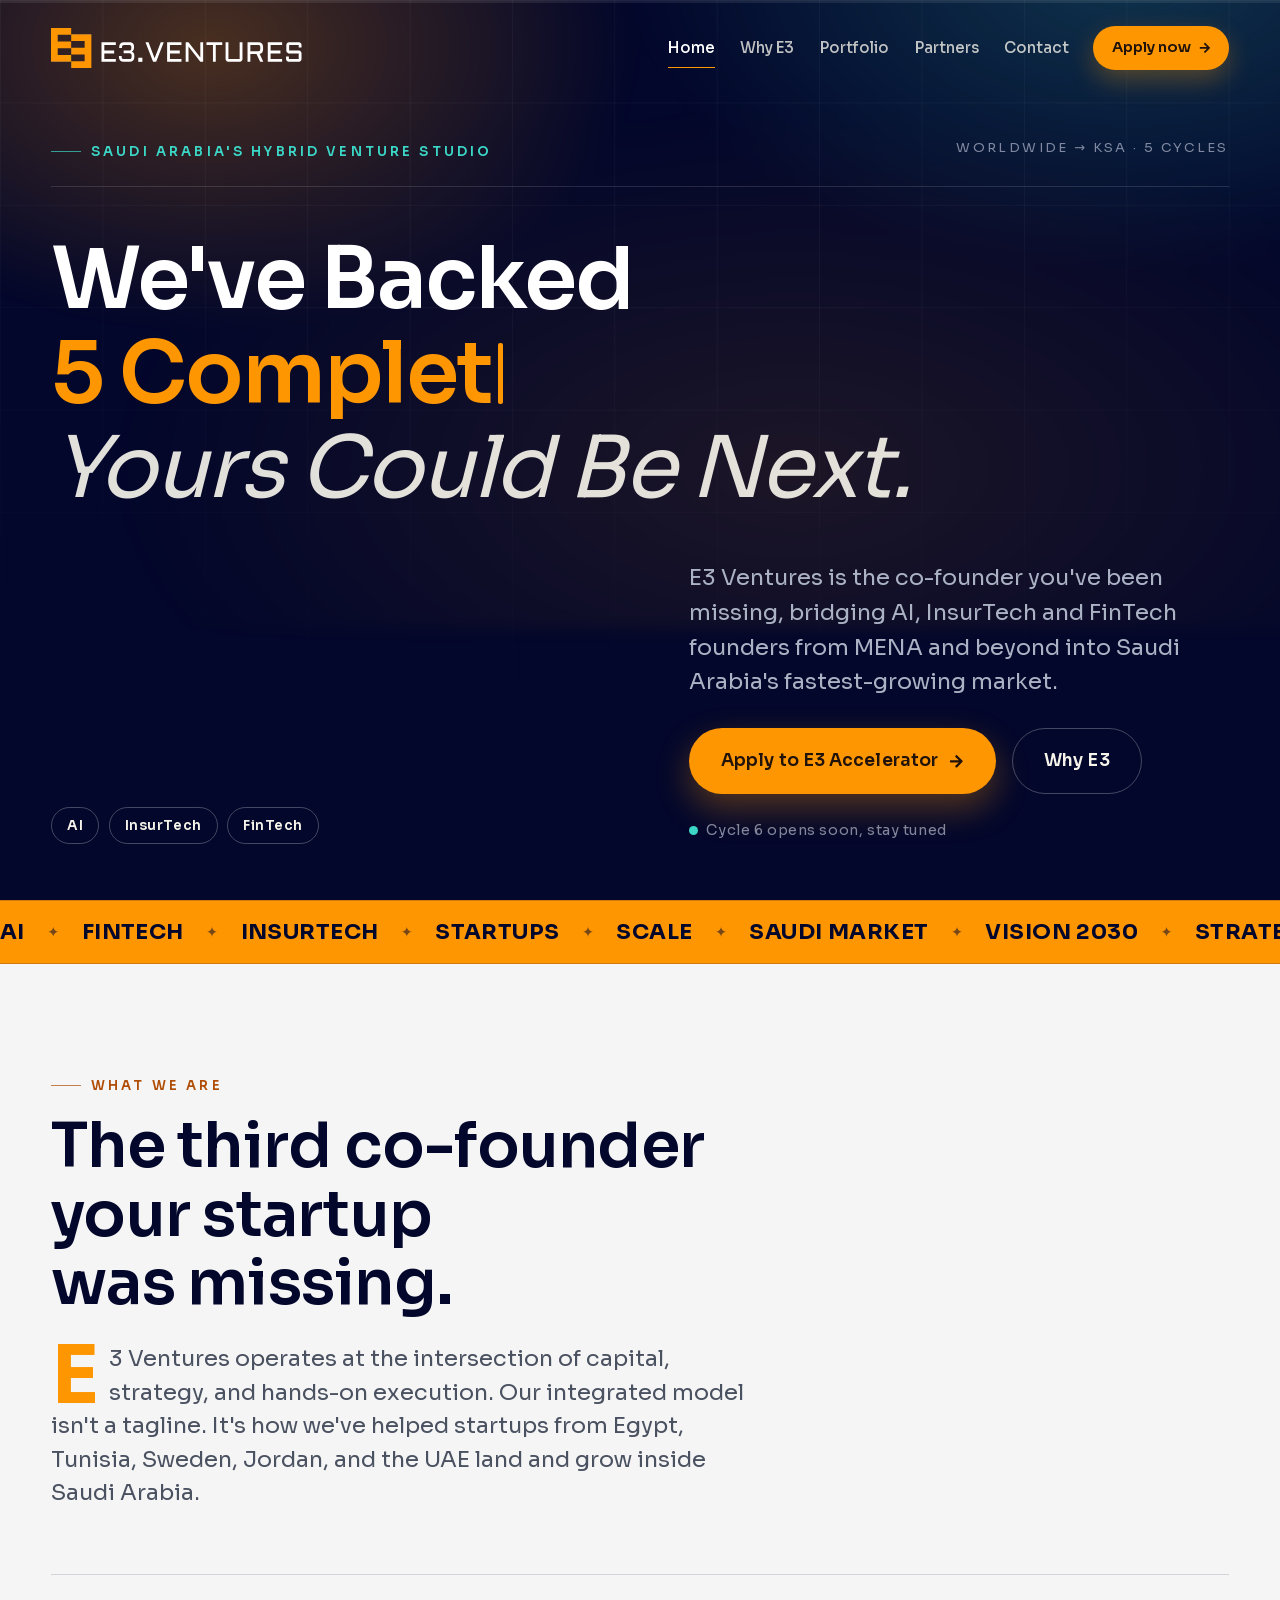
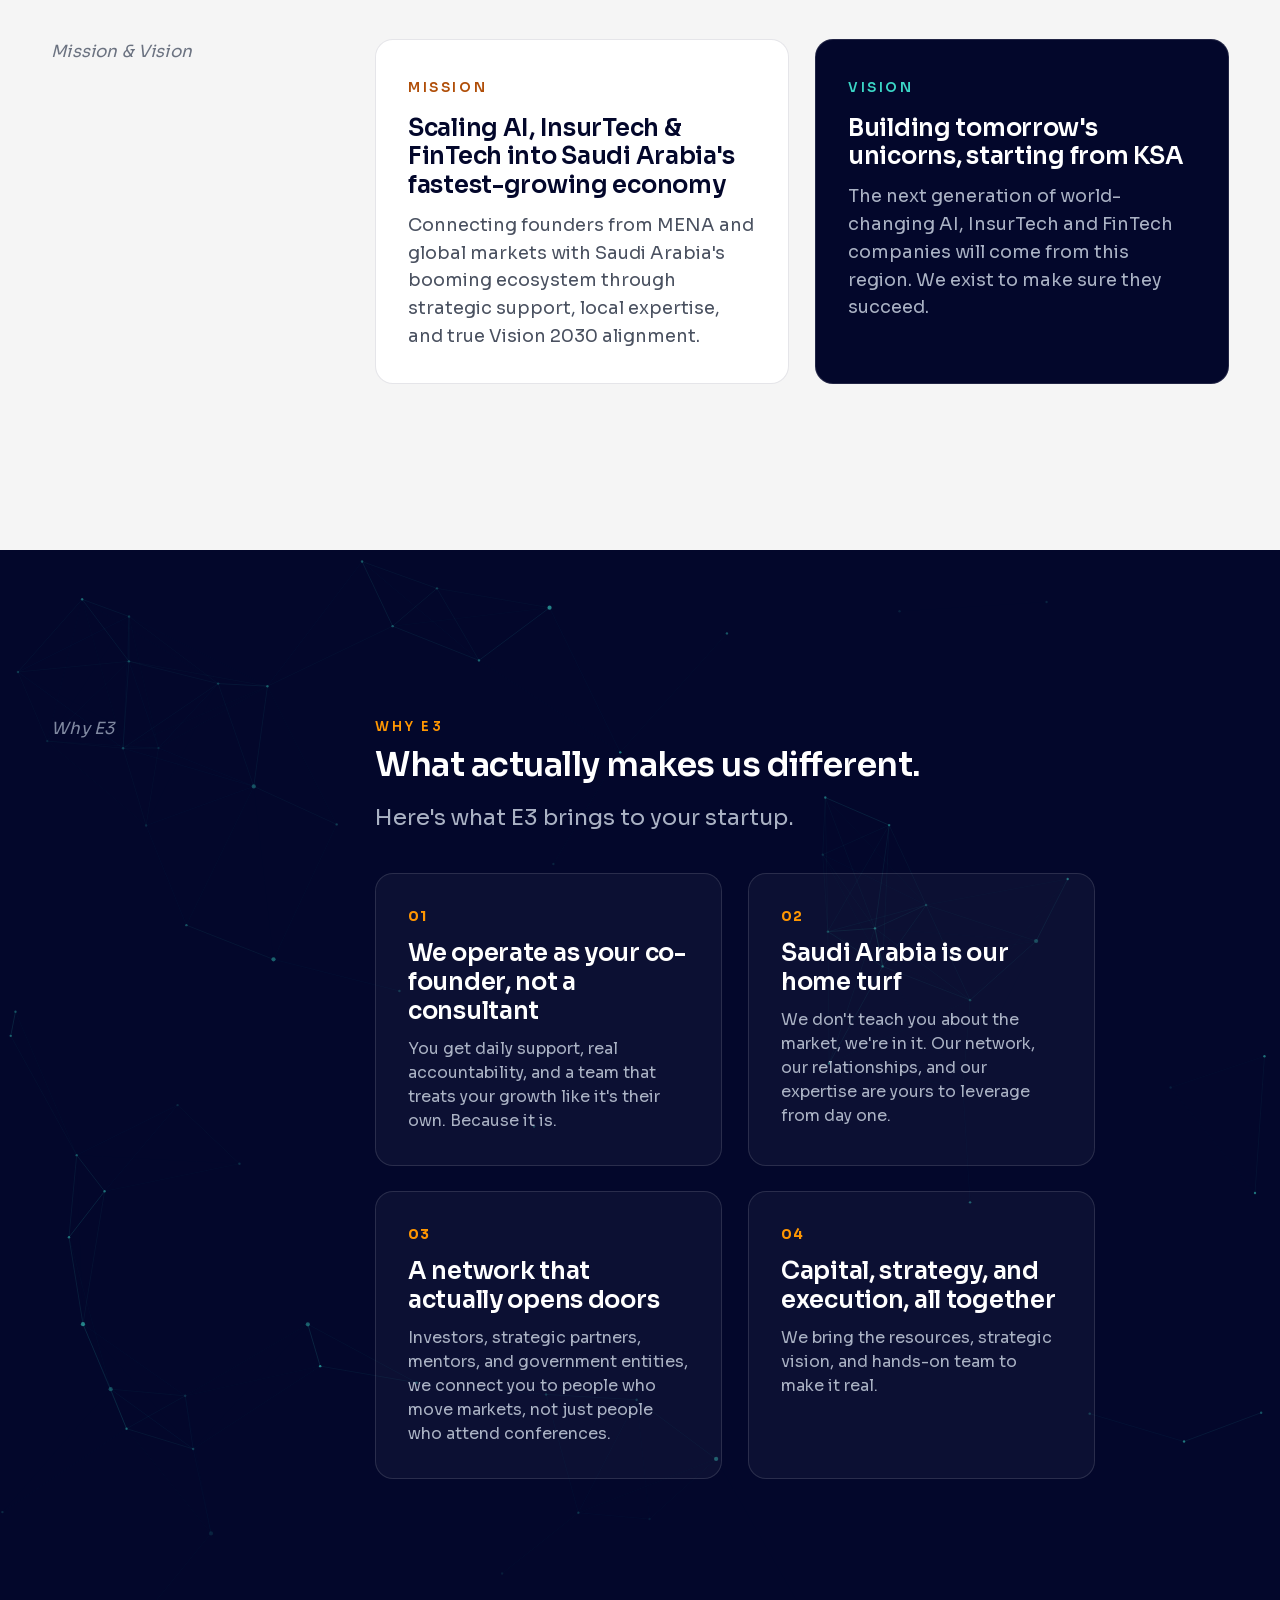
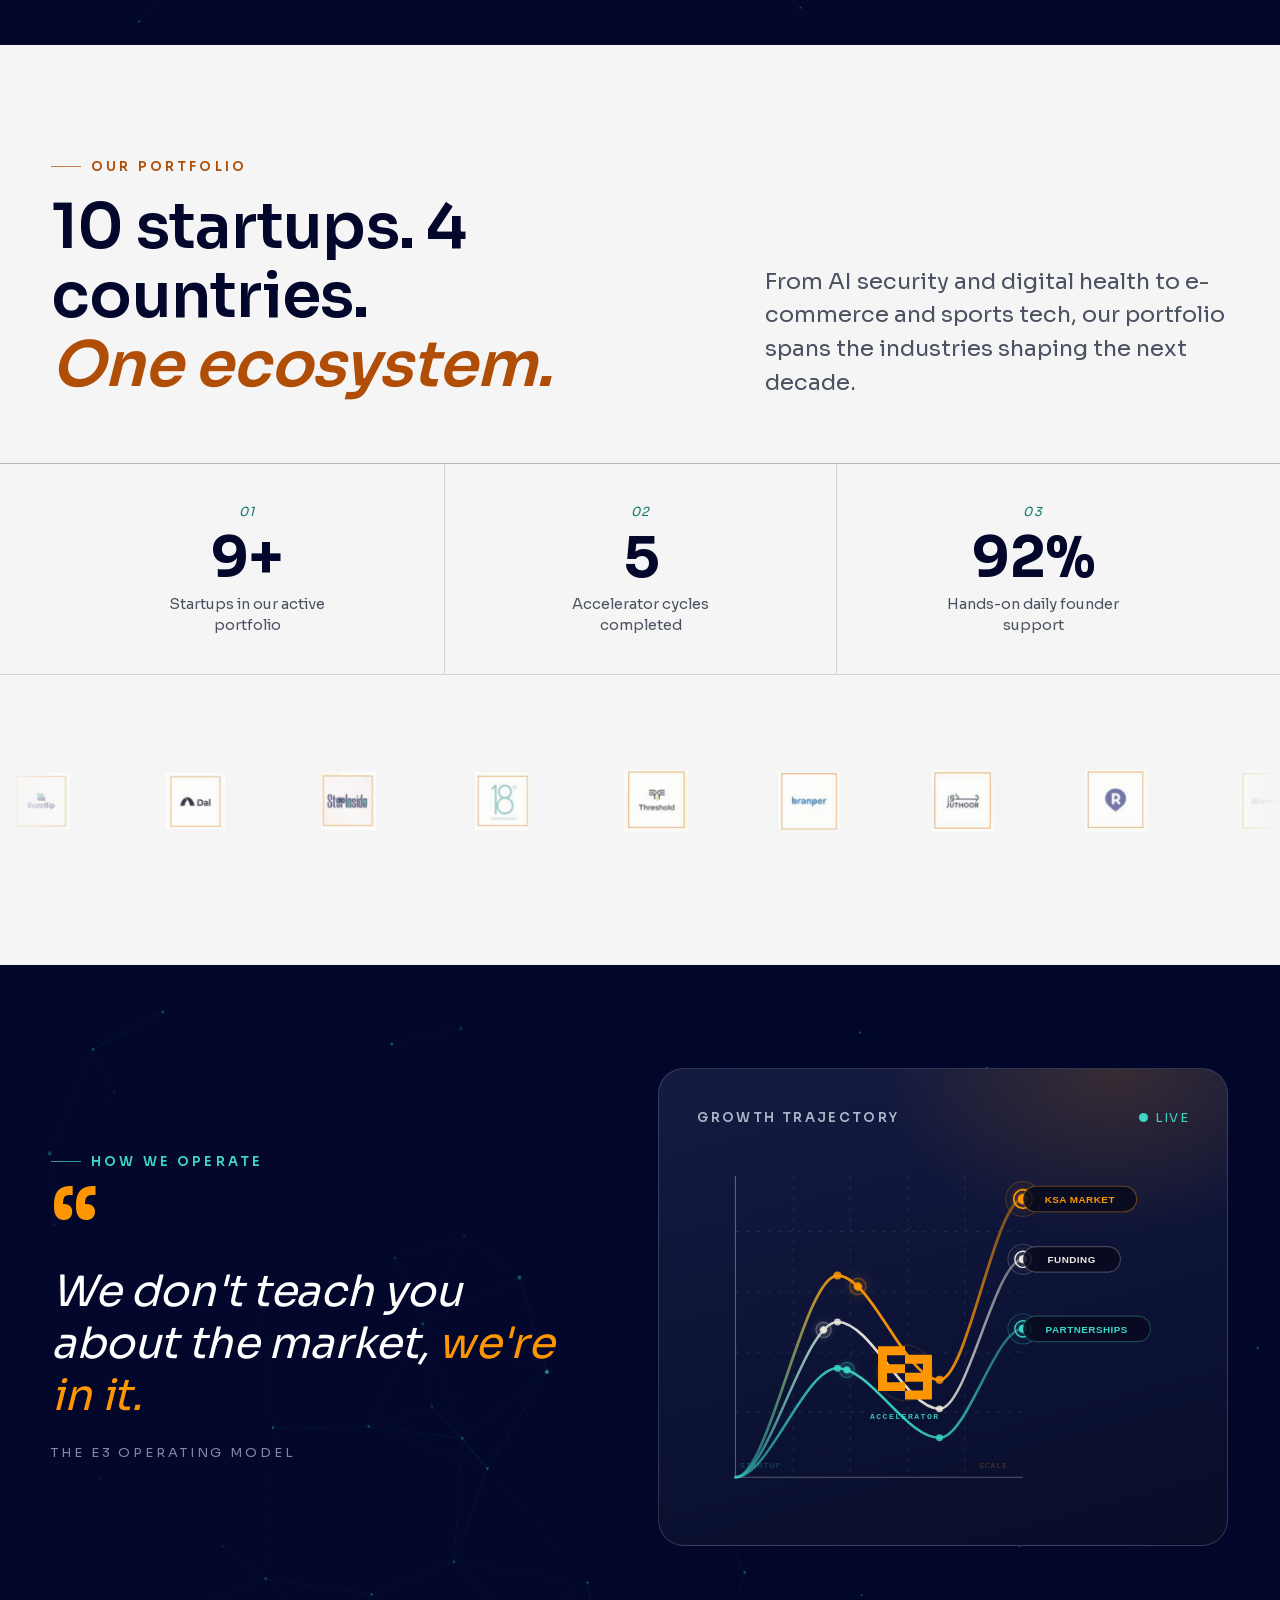
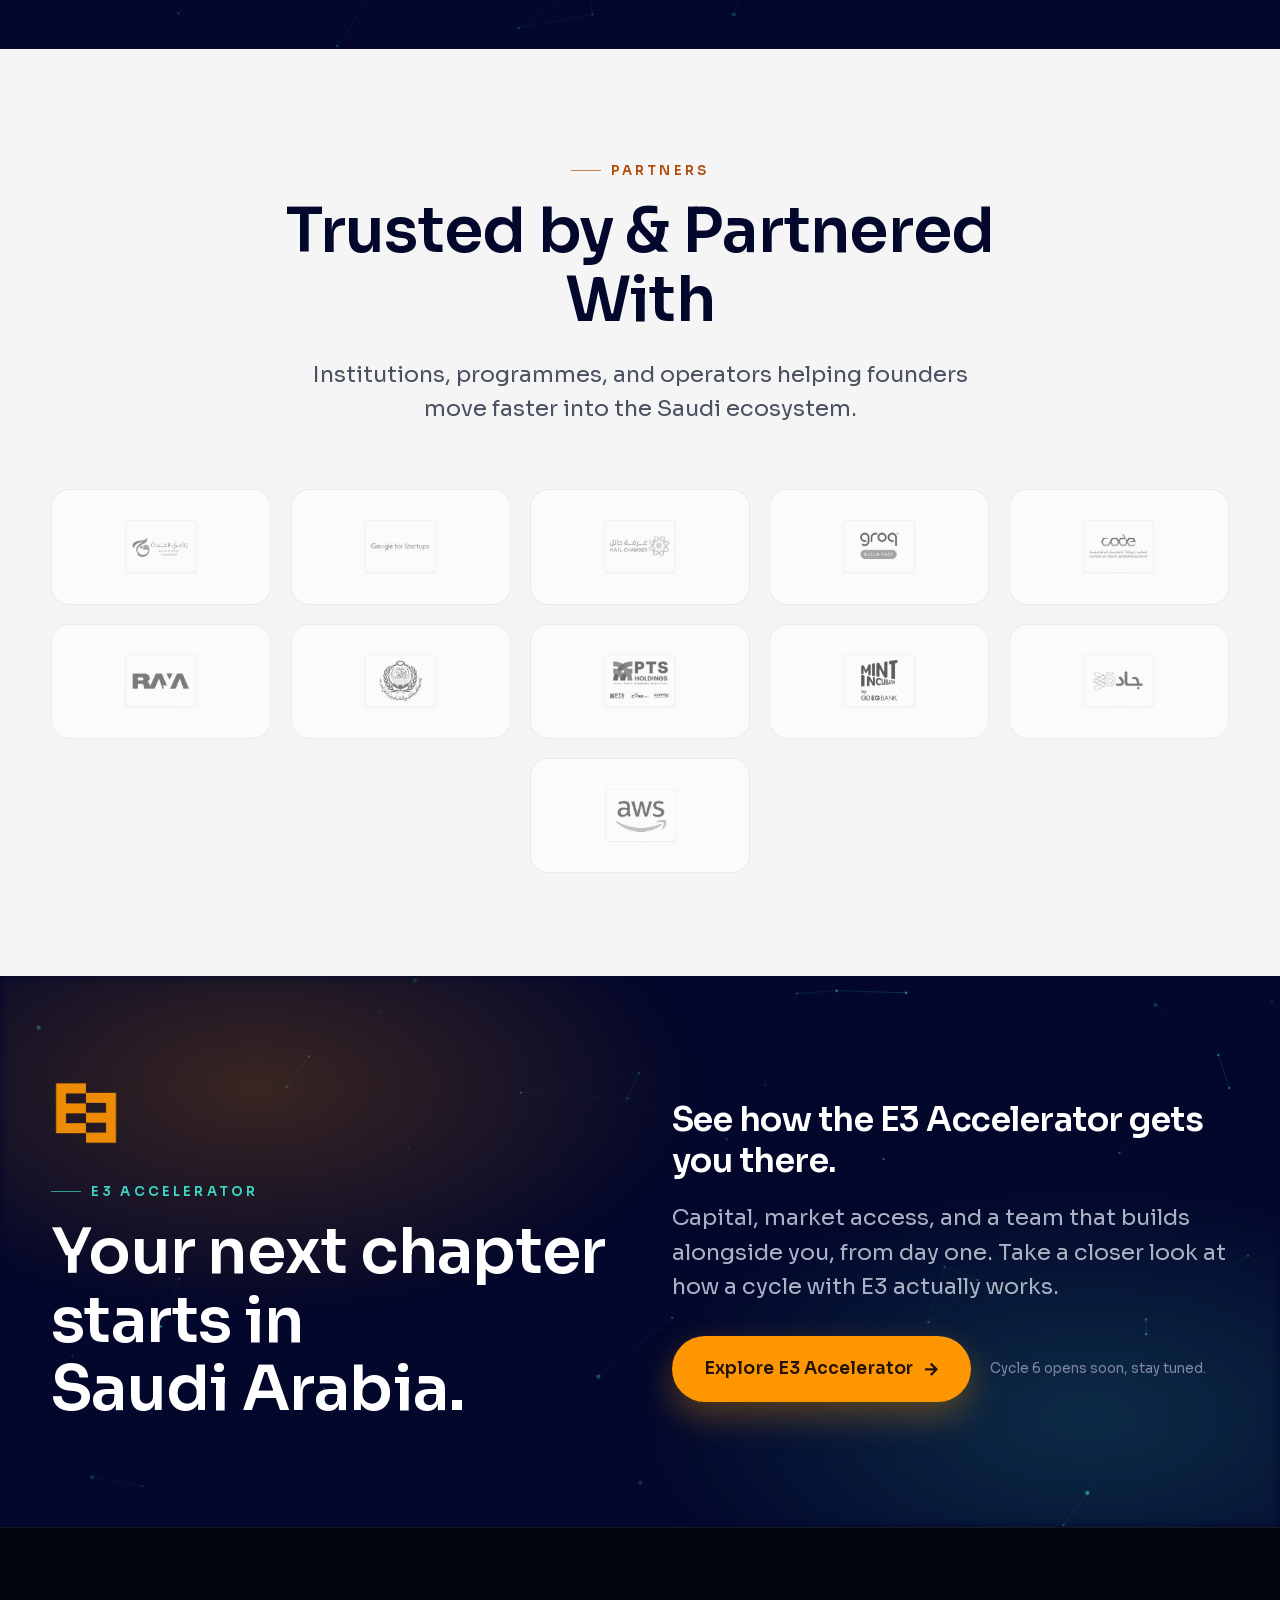
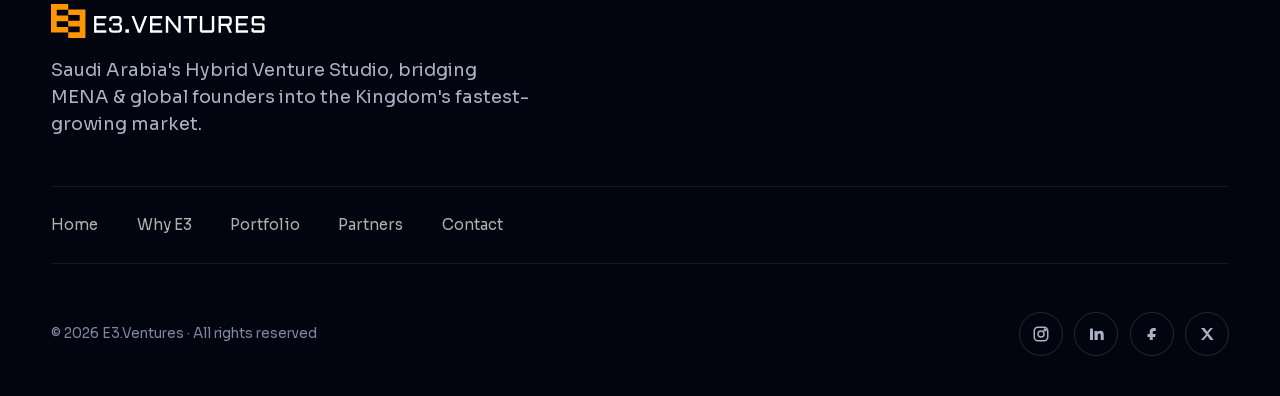
<file: index.html>
<!DOCTYPE html>
<html lang="en">
<head>
  <meta charset="UTF-8">
  <meta name="viewport" content="width=device-width, initial-scale=1.0">
  <title>E3.Ventures, Saudi Arabia's Hybrid Venture Studio</title>
  <meta name="description" content="E3 Ventures is the co-founder AI, InsurTech, and FinTech founders have been missing, bridging MENA and global startups into Saudi Arabia's fastest-growing market.">
  <link rel="icon" href="assets/logo-mark.png">
  <link rel="stylesheet" href="styles.css?v=editorial-magazine-v19">
</head>
<body>
  <div class="scroll-progress" aria-hidden="true"><span></span></div>
  <div class="cursor-glow" aria-hidden="true"></div>

  <header class="site-header">
    <a class="brand" href="#home" aria-label="E3.Ventures homepage">
      <img src="assets/logo.webp" alt="E3.Ventures">
    </a>

    <nav class="primary-nav" aria-label="Primary navigation">
      <a class="active" href="#home" aria-current="location">Home</a>
      <a href="#why-e3">Why E3</a>
      <a href="#portfolio">Portfolio</a>
      <a href="#partners">Partners</a>
      <a href="#contact">Contact</a>
    </nav>

    <a class="header-cta magnetic" href="https://e3.ventures/programs/e3-accelerator/">
      <span>Apply now</span>
      <svg aria-hidden="true" viewBox="0 0 448 512">
        <path d="M190.5 66.9l22.2-22.2c9.4-9.4 24.6-9.4 33.9 0L441 239c9.4 9.4 9.4 24.6 0 33.9L246.6 467.3c-9.4 9.4-24.6 9.4-33.9 0l-22.2-22.2c-9.5-9.5-9.3-25 .4-34.3L311.4 296H24c-13.3 0-24-10.7-24-24v-32c0-13.3 10.7-24 24-24h287.4L190.9 101.2c-9.8-9.3-10-24.8-.4-34.3z"/>
      </svg>
    </a>

    <button class="menu-toggle" type="button" aria-label="Toggle navigation" aria-controls="mobile-navigation" aria-expanded="false">
      <span></span>
      <span></span>
      <span></span>
    </button>
  </header>

  <nav class="mobile-nav" id="mobile-navigation" aria-label="Mobile navigation" aria-hidden="true">
    <a class="active" href="#home" aria-current="location">Home</a>
    <a href="#why-e3">Why E3</a>
    <a href="#portfolio">Portfolio</a>
    <a href="#partners">Partners</a>
    <a href="#contact">Contact</a>
    <a class="mobile-apply" href="https://e3.ventures/programs/e3-accelerator/">Apply to E3 Accelerator</a>
  </nav>

  <main>
    <!-- ════════════════ HERO ════════════════ -->
    <section class="hero section-dark story-section" id="home" data-story-step="0" aria-labelledby="home-title">
      <div class="hero-aurora" aria-hidden="true" data-parallax="0.12"></div>
      <div class="hero-grid-lines" aria-hidden="true"></div>

      <div class="wrap hero-wrap">
        <div class="hero-masthead" data-reveal>
          <p class="eyebrow"><span></span>Saudi Arabia's Hybrid Venture Studio</p>
          <p class="hero-dateline">Worldwide → KSA · 5 Cycles</p>
        </div>

        <h1 class="hero-title" id="home-title" data-reveal>
          We've Backed<br>
          <span class="hero-title-accent" aria-label="5 Completed Cycles, 10+ Startups, 100% Hands-on Support"><span class="hero-type" data-words="5 Completed Cycles,10+ Startups,100% Hands-on Support">5 Completed Cycles</span><span class="hero-caret" aria-hidden="true"></span></span><br>
          <em>Yours Could Be Next.</em>
        </h1>

        <div class="hero-lower">
          <div class="hero-tags" data-reveal aria-label="E3 focus areas">
            <span>AI</span>
            <span>InsurTech</span>
            <span>FinTech</span>
          </div>

          <div class="hero-lead-col" data-reveal>
            <p class="hero-intro">E3 Ventures is the co-founder you've been missing, bridging AI, InsurTech and FinTech founders from MENA and beyond into Saudi Arabia's fastest-growing market.</p>
            <div class="hero-actions">
              <a class="button primary large magnetic" href="https://e3.ventures/programs/e3-accelerator/">
                <span>Apply to E3 Accelerator</span>
                <svg aria-hidden="true" viewBox="0 0 448 512">
                  <path d="M190.5 66.9l22.2-22.2c9.4-9.4 24.6-9.4 33.9 0L441 239c9.4 9.4 9.4 24.6 0 33.9L246.6 467.3c-9.4 9.4-24.6 9.4-33.9 0l-22.2-22.2c-9.5-9.5-9.3-25 .4-34.3L311.4 296H24c-13.3 0-24-10.7-24-24v-32c0-13.3 10.7-24 24-24h287.4L190.9 101.2c-9.8-9.3-10-24.8-.4-34.3z"/>
                </svg>
              </a>
              <a class="button ghost large" href="#why-e3"><span>Why E3</span></a>
            </div>
            <p class="hero-meta">
              <span class="pulse-dot" aria-hidden="true"></span>
              Cycle 6 opens soon, stay tuned
            </p>
          </div>
        </div>
      </div>
    </section>

    <!-- ════════════════ KINETIC TICKER ════════════════ -->
    <div class="ticker" aria-hidden="true">
      <div class="ticker-track">
        <span>AI</span><i>✦</i><span>FinTech</span><i>✦</i><span>InsurTech</span><i>✦</i><span>Startups</span><i>✦</i><span>Scale</span><i>✦</i><span>Saudi Market</span><i>✦</i><span>Vision 2030</span><i>✦</i><span>Strategy</span><i>✦</i><span>Networking</span><i>✦</i><span>Partnerships</span><i>✦</i>
        <span>AI</span><i>✦</i><span>FinTech</span><i>✦</i><span>InsurTech</span><i>✦</i><span>Startups</span><i>✦</i><span>Scale</span><i>✦</i><span>Saudi Market</span><i>✦</i><span>Vision 2030</span><i>✦</i><span>Strategy</span><i>✦</i><span>Networking</span><i>✦</i><span>Partnerships</span><i>✦</i>
      </div>
    </div>

    <!-- ════════════════ WHY E3 - INTRO + MISSION/VISION (LIGHT) ════════════════ -->
    <section class="content why-e3 section-light story-section" id="why-e3" data-story-step="1" aria-labelledby="why-e3-title">
      <div class="wrap">
        <header class="section-masthead" data-reveal>
          <p class="eyebrow"><span></span>What We Are</p>
          <h2 class="section-title" id="why-e3-title">The third co-founder your startup was&nbsp;missing.</h2>
          <p class="section-lead dropcap">E3 Ventures operates at the intersection of capital, strategy, and hands-on execution. Our integrated model isn't a tagline. It's how we've helped startups from Egypt, Tunisia, Sweden, Jordan, and the UAE land and grow inside Saudi Arabia.</p>
        </header>

        <!-- 02 -->
        <article class="entry" data-reveal>
          <div class="entry-index">
            <em class="entry-label">Mission &amp; Vision</em>
          </div>
          <div class="entry-body mission-vision">
            <div class="statement-card mission-card interactive-surface">
              <span class="card-tab">Mission</span>
              <h4>Scaling AI, InsurTech &amp; FinTech into Saudi Arabia's fastest-growing economy</h4>
              <p>Connecting founders from MENA and global markets with Saudi Arabia's booming ecosystem through strategic support, local expertise, and true Vision 2030 alignment.</p>
            </div>
            <div class="statement-card vision-card interactive-surface">
              <span class="card-tab">Vision</span>
              <h4>Building tomorrow's unicorns, starting from&nbsp;KSA</h4>
              <p>The next generation of world-changing AI, InsurTech and FinTech companies will come from this region. We exist to make sure they succeed.</p>
            </div>
          </div>
        </article>

      </div>
    </section>

    <!-- ════════════════ WHY E3 - REASONS (DARK) ════════════════ -->
    <section class="content why-reasons section-dark story-section has-net" aria-label="What actually makes E3 different">
      <canvas class="net-bg" aria-hidden="true"></canvas>
      <div class="wrap">
        <!-- 03 -->
        <article class="entry" data-reveal>
          <div class="entry-index">
            <em class="entry-label">Why E3</em>
          </div>
          <div class="entry-body">
            <div class="why-subhead">
              <p class="kicker">Why E3</p>
              <h3 class="entry-statement">What actually makes us&nbsp;different.</h3>
              <p class="entry-text">Here's what E3 brings to your startup.</p>
            </div>
            <div class="reasons-grid">
              <article class="reason-card interactive-surface" data-reveal>
                <span class="reason-num" aria-hidden="true">01</span>
                <h3>We operate as your co-founder, not a consultant</h3>
                <p>You get daily support, real accountability, and a team that treats your growth like it's their own. Because it is.</p>
              </article>
              <article class="reason-card interactive-surface" data-reveal>
                <span class="reason-num" aria-hidden="true">02</span>
                <h3>Saudi Arabia is our home turf</h3>
                <p>We don't teach you about the market, we're in it. Our network, our relationships, and our expertise are yours to leverage from day one.</p>
              </article>
              <article class="reason-card interactive-surface" data-reveal>
                <span class="reason-num" aria-hidden="true">03</span>
                <h3>A network that actually opens doors</h3>
                <p>Investors, strategic partners, mentors, and government entities, we connect you to people who move markets, not just people who attend conferences.</p>
              </article>
              <article class="reason-card interactive-surface" data-reveal>
                <span class="reason-num" aria-hidden="true">04</span>
                <h3>Capital, strategy, and execution, all together</h3>
                <p>We bring the resources, strategic vision, and hands-on team to make it real.</p>
              </article>
            </div>
          </div>
        </article>
      </div>
    </section>

    <!-- ════════════════ PORTFOLIO - HORIZONTAL SCROLL ════════════════ -->
    <section class="content portfolio section-light story-section" id="portfolio" data-story-step="2">
      <div class="wrap">
        <header class="section-masthead portfolio-masthead" data-reveal>
          <div class="portfolio-title">
            <p class="eyebrow"><span></span>Our Portfolio</p>
            <h2 class="section-title">10 startups. 4 countries.<br><em>One ecosystem.</em></h2>
          </div>
          <p class="section-lead">From AI security and digital health to e-commerce and sports tech, our portfolio spans the industries shaping the next decade.</p>
        </header>
      </div>

      <!-- live stats band -->
      <div class="hero-stats portfolio-stats" data-reveal>
        <div class="wrap hero-stats-wrap" aria-label="Key results">
          <article class="stat">
            <em class="stat-index" aria-hidden="true">01</em>
            <strong data-count="10" data-suffix="+">10+</strong>
            <span>Startups in our active portfolio</span>
          </article>
          <article class="stat">
            <em class="stat-index" aria-hidden="true">02</em>
            <strong data-count="5">5</strong>
            <span>Accelerator cycles completed</span>
          </article>
          <article class="stat">
            <em class="stat-index" aria-hidden="true">03</em>
            <strong data-count="100" data-suffix="%">100%</strong>
            <span>Hands-on daily founder support</span>
          </article>
        </div>
      </div>

      <div class="portfolio-scroll" data-reveal>
        <div class="portfolio-track">
          <div class="company-logo"><img src="assets/portfolio-logos/buzzbip.png" alt="BuzzBip"></div>
          <div class="company-logo"><img src="assets/portfolio-logos/dal.png" alt="Dal"></div>
          <div class="company-logo"><img src="assets/portfolio-logos/stepinside-virtual.png" alt="Stepinside Virtual"></div>
          <div class="company-logo"><img src="assets/portfolio-logos/18degree.png" alt="18Degree"></div>
          <div class="company-logo"><img src="assets/portfolio-logos/threshold.png" alt="Threshold"></div>
          <div class="company-logo"><img src="assets/portfolio-logos/branper.png" alt="Branper"></div>
          <div class="company-logo"><img src="assets/portfolio-logos/juthoor.png" alt="Juthoor"></div>
          <div class="company-logo"><img src="assets/portfolio-logos/rukna-parking.png" alt="Rukna Parking"></div>
          <div class="company-logo"><img src="assets/portfolio-logos/pokamind.png" alt="Pokamind"></div>
          <div class="company-logo"><img src="assets/portfolio-logos/annota8.png" alt="Annota8"></div>
          <div class="company-logo"><img src="assets/portfolio-logos/dieteck.png" alt="Dieteck"></div>
          <div class="company-logo"><img src="assets/portfolio-logos/nexaguard.png" alt="NexaGuard"></div>
        </div>
      </div>
    </section>

    <!-- ════════════════ OPERATING MODEL - QUOTE + DARK CHART INSET ════════════════ -->
    <section class="content operating-model section-dark story-section has-net" id="operating-model" data-story-step="3" aria-label="The E3 operating model">
      <canvas class="net-bg" aria-hidden="true"></canvas>
      <div class="wrap accelerator-wrap">
        <div class="operating-copy" data-reveal>
          <p class="eyebrow"><span></span>How we operate</p>
          <blockquote class="pull-quote">
            <span class="quote-mark" aria-hidden="true">“</span>
            <p>We don't teach you about the market, <em>we're in it.</em></p>
            <cite>The E3 operating model</cite>
          </blockquote>
        </div>

        <div class="accelerator-panel interactive-surface" data-reveal aria-label="E3 Accelerator growth trajectory">
          <div class="panel-head">
            <span class="panel-kicker-label">Growth trajectory</span>
            <span class="panel-live"><span class="pulse-dot"></span>Live</span>
          </div>
          <div class="acceleration-chart-container">
            <svg class="acceleration-chart-svg" viewBox="0 0 414 310" fill="none" xmlns="http://www.w3.org/2000/svg" overflow="visible" role="img" aria-label="Chart: E3 accelerates startups across KSA market entry, funding, and partnerships">
              <defs>
                <linearGradient id="wave1Grad" x1="28" y1="246" x2="276" y2="44" gradientUnits="userSpaceOnUse">
                  <stop offset="0%" stop-color="#3BD6C6" stop-opacity="0.5"/>
                  <stop offset="50%" stop-color="#FE9602" stop-opacity="0.95"/>
                  <stop offset="100%" stop-color="#FE9602" stop-opacity="0.4"/>
                </linearGradient>
                <linearGradient id="wave2Grad" x1="28" y1="266" x2="276" y2="96" gradientUnits="userSpaceOnUse">
                  <stop offset="0%" stop-color="#3BD6C6" stop-opacity="0.5"/>
                  <stop offset="50%" stop-color="#EDE8DC" stop-opacity="0.95"/>
                  <stop offset="100%" stop-color="#EDE8DC" stop-opacity="0.4"/>
                </linearGradient>
                <linearGradient id="wave3Grad" x1="28" y1="284" x2="276" y2="156" gradientUnits="userSpaceOnUse">
                  <stop offset="0%" stop-color="#3BD6C6" stop-opacity="0.5"/>
                  <stop offset="50%" stop-color="#3BD6C6" stop-opacity="0.95"/>
                  <stop offset="100%" stop-color="#3BD6C6" stop-opacity="0.4"/>
                </linearGradient>
              </defs>

              <g opacity="0.08">
                <line x1="28" y1="72" x2="276" y2="72" stroke="#fff" stroke-width="1" stroke-dasharray="3 6"/>
                <line x1="28" y1="124" x2="276" y2="124" stroke="#fff" stroke-width="1" stroke-dasharray="3 6"/>
                <line x1="28" y1="176" x2="276" y2="176" stroke="#fff" stroke-width="1" stroke-dasharray="3 6"/>
                <line x1="28" y1="228" x2="276" y2="228" stroke="#fff" stroke-width="1" stroke-dasharray="3 6"/>
                <line x1="78" y1="24" x2="78" y2="284" stroke="#fff" stroke-width="1" stroke-dasharray="3 6"/>
                <line x1="127" y1="24" x2="127" y2="284" stroke="#fff" stroke-width="1" stroke-dasharray="3 6"/>
                <line x1="177" y1="24" x2="177" y2="284" stroke="#fff" stroke-width="1" stroke-dasharray="3 6"/>
                <line x1="226" y1="24" x2="226" y2="284" stroke="#fff" stroke-width="1" stroke-dasharray="3 6"/>
              </g>

              <g opacity="0.3">
                <line x1="28" y1="284" x2="276" y2="284" stroke="#fff" stroke-width="1"/>
                <line x1="28" y1="24" x2="28" y2="284" stroke="#fff" stroke-width="1"/>
                <text x="32" y="276" fill="#3BD6C6" font-size="7" font-family="monospace" letter-spacing="0.12em">STARTUP</text>
                <text x="238" y="276" fill="#FE9602" font-size="7" font-family="monospace" letter-spacing="0.12em">SCALE</text>
              </g>

              <path id="wave1Path" class="wave-path wave-path-1" d="M 28 284 C 57 284, 87 110, 116 110 C 145 110, 175 200, 204 200 C 228 200, 252 44, 276 44" fill="none" stroke="url(#wave1Grad)" stroke-width="2.4" stroke-linecap="round" stroke-linejoin="round"/>
              <g>
                <circle cx="116" cy="110" r="3.5" class="chart-node-dot dot-w1"/>
                <circle cx="204" cy="200" r="3.5" class="chart-node-dot dot-w1"/>
              </g>
              <g class="particle-w1">
                <animateMotion dur="4.2s" repeatCount="indefinite" calcMode="spline" keyTimes="0;1" keySplines="0.38 0 0.62 1" rotate="auto"><mpath href="#wave1Path"/></animateMotion>
                <circle r="3.5" fill="#FE9602" filter="drop-shadow(0 0 5px #FE9602)"/>
                <circle r="7" fill="none" stroke="#FE9602" stroke-width="1" opacity="0.35" class="node-aura"/>
              </g>
              <g class="target-node line-end-label">
                <circle cx="276" cy="44" r="15" fill="none" stroke="#FE9602" stroke-width="1" opacity="0.2" class="ping-circle"/>
                <circle cx="276" cy="44" r="8" fill="none" stroke="#FE9602" stroke-width="1.5" class="ping-circle-inner"/>
                <circle cx="276" cy="44" r="4.5" fill="#FE9602" filter="drop-shadow(0 0 6px #FE9602)"/>
                <rect x="276" y="33" width="98" height="22" rx="11" fill="rgba(7,10,30,0.88)" stroke="rgba(254,150,2,0.35)" stroke-width="1"/>
                <text x="325" y="47.5" fill="#FE9602" font-size="8.5" font-family="sans-serif" font-weight="700" text-anchor="middle" letter-spacing="0.05em">KSA MARKET</text>
              </g>

              <path id="wave2Path" class="wave-path wave-path-2" d="M 28 284 C 57 284, 87 150, 116 150 C 145 150, 175 225, 204 225 C 228 225, 252 96, 276 96" fill="none" stroke="url(#wave2Grad)" stroke-width="2.2" stroke-linecap="round" stroke-linejoin="round"/>
              <g>
                <circle cx="116" cy="150" r="3" class="chart-node-dot dot-w2"/>
                <circle cx="204" cy="225" r="3" class="chart-node-dot dot-w2"/>
              </g>
              <g class="particle-w2">
                <animateMotion dur="4.8s" repeatCount="indefinite" calcMode="spline" keyTimes="0;1" keySplines="0.38 0 0.62 1" rotate="auto"><mpath href="#wave2Path"/></animateMotion>
                <circle r="3" fill="#EDE8DC" filter="drop-shadow(0 0 4px #EDE8DC)"/>
                <circle r="6.5" fill="none" stroke="#EDE8DC" stroke-width="1" opacity="0.35" class="node-aura"/>
              </g>
              <g class="target-node line-end-label">
                <circle cx="276" cy="96" r="13" fill="none" stroke="#EDE8DC" stroke-width="1" opacity="0.2" class="ping-circle"/>
                <circle cx="276" cy="96" r="7" fill="none" stroke="#EDE8DC" stroke-width="1.2" class="ping-circle-inner"/>
                <circle cx="276" cy="96" r="3.5" fill="#EDE8DC" filter="drop-shadow(0 0 5px #EDE8DC)"/>
                <rect x="276" y="85" width="84" height="22" rx="11" fill="rgba(7,10,30,0.88)" stroke="rgba(237,232,220,0.25)" stroke-width="1"/>
                <text x="318" y="99.5" fill="#EDE8DC" font-size="8.5" font-family="sans-serif" font-weight="700" text-anchor="middle" letter-spacing="0.05em">FUNDING</text>
              </g>

              <path id="wave3Path" class="wave-path wave-path-3" d="M 28 284 C 57 284, 87 190, 116 190 C 145 190, 175 250, 204 250 C 228 250, 252 156, 276 156" fill="none" stroke="url(#wave3Grad)" stroke-width="2.2" stroke-linecap="round" stroke-linejoin="round"/>
              <g>
                <circle cx="116" cy="190" r="3" class="chart-node-dot dot-w3"/>
                <circle cx="204" cy="250" r="3" class="chart-node-dot dot-w3"/>
              </g>
              <g class="particle-w3">
                <animateMotion dur="4.5s" repeatCount="indefinite" calcMode="spline" keyTimes="0;1" keySplines="0.38 0 0.62 1" rotate="auto"><mpath href="#wave3Path"/></animateMotion>
                <circle r="3" fill="#3BD6C6" filter="drop-shadow(0 0 4px #3BD6C6)"/>
                <circle r="6.5" fill="none" stroke="#3BD6C6" stroke-width="1" opacity="0.35" class="node-aura"/>
              </g>
              <g class="target-node line-end-label">
                <circle cx="276" cy="156" r="13" fill="none" stroke="#3BD6C6" stroke-width="1" opacity="0.25" class="ping-circle"/>
                <circle cx="276" cy="156" r="7" fill="none" stroke="#3BD6C6" stroke-width="1.2" class="ping-circle-inner"/>
                <circle cx="276" cy="156" r="3.5" fill="#3BD6C6" filter="drop-shadow(0 0 5px #3BD6C6)"/>
                <rect x="276" y="145" width="110" height="22" rx="11" fill="rgba(7,10,30,0.88)" stroke="rgba(59,214,198,0.28)" stroke-width="1"/>
                <text x="331" y="159.5" fill="#3BD6C6" font-size="8.5" font-family="sans-serif" font-weight="700" text-anchor="middle" letter-spacing="0.05em">PARTNERSHIPS</text>
              </g>

              <g class="e3-gateway">
                <circle cx="174" cy="194" r="24" fill="none" stroke="#FE9602" stroke-width="1" opacity="0.14" class="ping-circle"/>
                <g transform="translate(151, 171) scale(1.15)" class="gate-logo-mark">
                  <path d="M40.3827 40.0001H20.1914V33.2697H33.6523V26.5393H20.1914V19.8089H33.6523V13.0785H20.1914V6.34814H40.3827V40.0001Z" fill="#FE9602"/>
                  <path d="M0.000125012 -8.18738e-05L20.1914 -8.01086e-05L20.1914 6.7303L6.73055 6.7303L6.73055 13.4607L20.1914 13.4607L20.1914 20.1911L6.73055 20.1911L6.73055 26.9215L20.1914 26.9215L20.1914 33.6519L0.00012207 33.6519L0.000125012 -8.18738e-05Z" fill="#FE9602"/>
                </g>
                <text x="174" y="234" fill="#3BD6C6" font-size="7" font-family="monospace" font-weight="700" text-anchor="middle" letter-spacing="0.18em" opacity="0.9">ACCELERATOR</text>
              </g>
            </svg>
          </div>
        </div>
      </div>
    </section>

    <!-- ════════════════ PARTNERS - LIGHT ════════════════ -->
    <section class="content partners section-light story-section" id="partners" data-story-step="5" aria-labelledby="partners-title">
      <div class="wrap partners-wrap" data-reveal>
        <header class="section-masthead partners-masthead">
          <p class="eyebrow"><span></span>Partners</p>
          <h2 class="section-title" id="partners-title">Trusted by &amp; Partnered With</h2>
          <p class="section-lead">Institutions, programmes, and operators helping founders move faster into the Saudi ecosystem.</p>
        </header>
        <div class="partner-grid" aria-label="Trusted partner logos">
          <img src="assets/partner-logos/wadi-jeddah.png" alt="Wadi Jeddah" loading="lazy">
          <img src="assets/partner-logos/google-for-startups.png" alt="Google for Startups" loading="lazy">
          <img src="assets/partner-logos/hail-chamber.png" alt="Hail Chamber" loading="lazy">
          <img src="assets/partner-logos/groq.png" alt="Groq" loading="lazy">
          <img src="assets/partner-logos/code.png" alt="Center of Digital Entrepreneurship" loading="lazy">
          <img src="assets/partner-logos/raya.png" alt="Raya" loading="lazy">
          <img src="assets/partner-logos/aastmt.png" alt="Arab Academy for Science, Technology and Maritime Transport" loading="lazy">
          <img src="assets/partner-logos/pts-holdings.png" alt="PTS Holdings" loading="lazy">
          <img src="assets/partner-logos/mint-incubator.png" alt="MINT Incubator by EGBANK" loading="lazy">
          <img src="assets/partner-logos/jad.png" alt="Jad" loading="lazy">
          <img src="assets/partner-logos/aws.png" alt="AWS" loading="lazy">
        </div>
      </div>
    </section>

    <!-- ════════════════ CONTACT - DARK FINALE ════════════════ -->
    <section class="content contact section-dark story-section has-net" id="contact" data-story-step="6" aria-labelledby="contact-title">
      <canvas class="net-bg" aria-hidden="true"></canvas>
      <div class="contact-aurora" aria-hidden="true"></div>
      <div class="wrap contact-wrap">
        <div class="contact-heading" data-reveal>
          <img class="contact-mark" src="assets/logo-mark.png" alt="">
          <p class="eyebrow"><span></span>E3 Accelerator</p>
          <h2 class="section-title" id="contact-title">Your next chapter starts in Saudi&nbsp;Arabia.</h2>
        </div>
        <div class="contact-content" data-reveal>
          <p class="contact-lead">See how the E3 Accelerator gets you&nbsp;there.</p>
          <p class="contact-copy">Capital, market access, and a team that builds alongside you, from day one. Take a closer look at how a cycle with E3 actually works.</p>
          <div class="contact-action-row">
            <a class="button primary large magnetic" href="https://e3.ventures/programs/e3-accelerator/">
              <span>Explore E3 Accelerator</span>
              <svg aria-hidden="true" viewBox="0 0 448 512">
                <path d="M190.5 66.9l22.2-22.2c9.4-9.4 24.6-9.4 33.9 0L441 239c9.4 9.4 9.4 24.6 0 33.9L246.6 467.3c-9.4 9.4-24.6 9.4-33.9 0l-22.2-22.2c-9.5-9.5-9.3-25 .4-34.3L311.4 296H24c-13.3 0-24-10.7-24-24v-32c0-13.3 10.7-24 24-24h287.4L190.9 101.2c-9.8-9.3-10-25-.4-34.3z"/>
              </svg>
            </a>
            <small>Cycle 6 opens soon, stay tuned.</small>
          </div>
        </div>
      </div>
    </section>
  </main>

  <footer class="site-footer">
    <div class="wrap footer-inner">
      <div class="footer-top">
        <img src="assets/logo-wordmark.svg" alt="E3.Ventures">
        <p class="footer-tagline">Saudi Arabia's Hybrid Venture Studio, bridging MENA &amp; global founders into the Kingdom's fastest-growing market.</p>
      </div>
      <nav class="footer-nav" aria-label="Footer navigation">
        <a href="#home">Home</a>
        <a href="#why-e3">Why E3</a>
        <a href="#portfolio">Portfolio</a>
        <a href="#partners">Partners</a>
        <a href="#contact">Contact</a>
      </nav>
      <div class="footer-bottom">
        <p>© 2026 E3.Ventures · All rights reserved</p>
        <div class="socials" aria-label="Social links">
          <a href="#" aria-label="Instagram">
            <svg viewBox="0 0 24 24" aria-hidden="true"><rect x="3" y="3" width="18" height="18" rx="5"/><circle cx="12" cy="12" r="4"/><circle cx="17.4" cy="6.6" r="1.2"/></svg>
          </a>
          <a href="#" aria-label="LinkedIn">
            <svg viewBox="0 0 24 24" aria-hidden="true"><path d="M4 8h4v12H4zM6 4.2a2.1 2.1 0 1 1 0 4.2 2.1 2.1 0 0 1 0-4.2zM10 8h3.8v1.7h.1c.5-1 1.8-2 3.7-2 4 0 4.7 2.6 4.7 6V20h-4v-5.6c0-1.3 0-3-1.9-3s-2.1 1.4-2.1 2.9V20H10z"/></svg>
          </a>
          <a href="#" aria-label="Facebook">
            <svg viewBox="0 0 24 24" aria-hidden="true"><path d="M14 8h3V4h-3c-3 0-5 2-5 5v3H6v4h3v4h4v-4h3l1-4h-4V9c0-.6.4-1 1-1z"/></svg>
          </a>
          <a href="#" aria-label="X">
            <svg viewBox="0 0 24 24" aria-hidden="true"><path d="M4 4h4.6l3.5 5 4.4-5H20l-6.2 7.1L21 20h-4.6l-4-5.7L7.5 20H4l6.8-7.7z"/></svg>
          </a>
        </div>
      </div>
    </div>
  </footer>

  <script src="script.js?v=editorial-magazine-v19"></script>
</body>
</html>
</file>
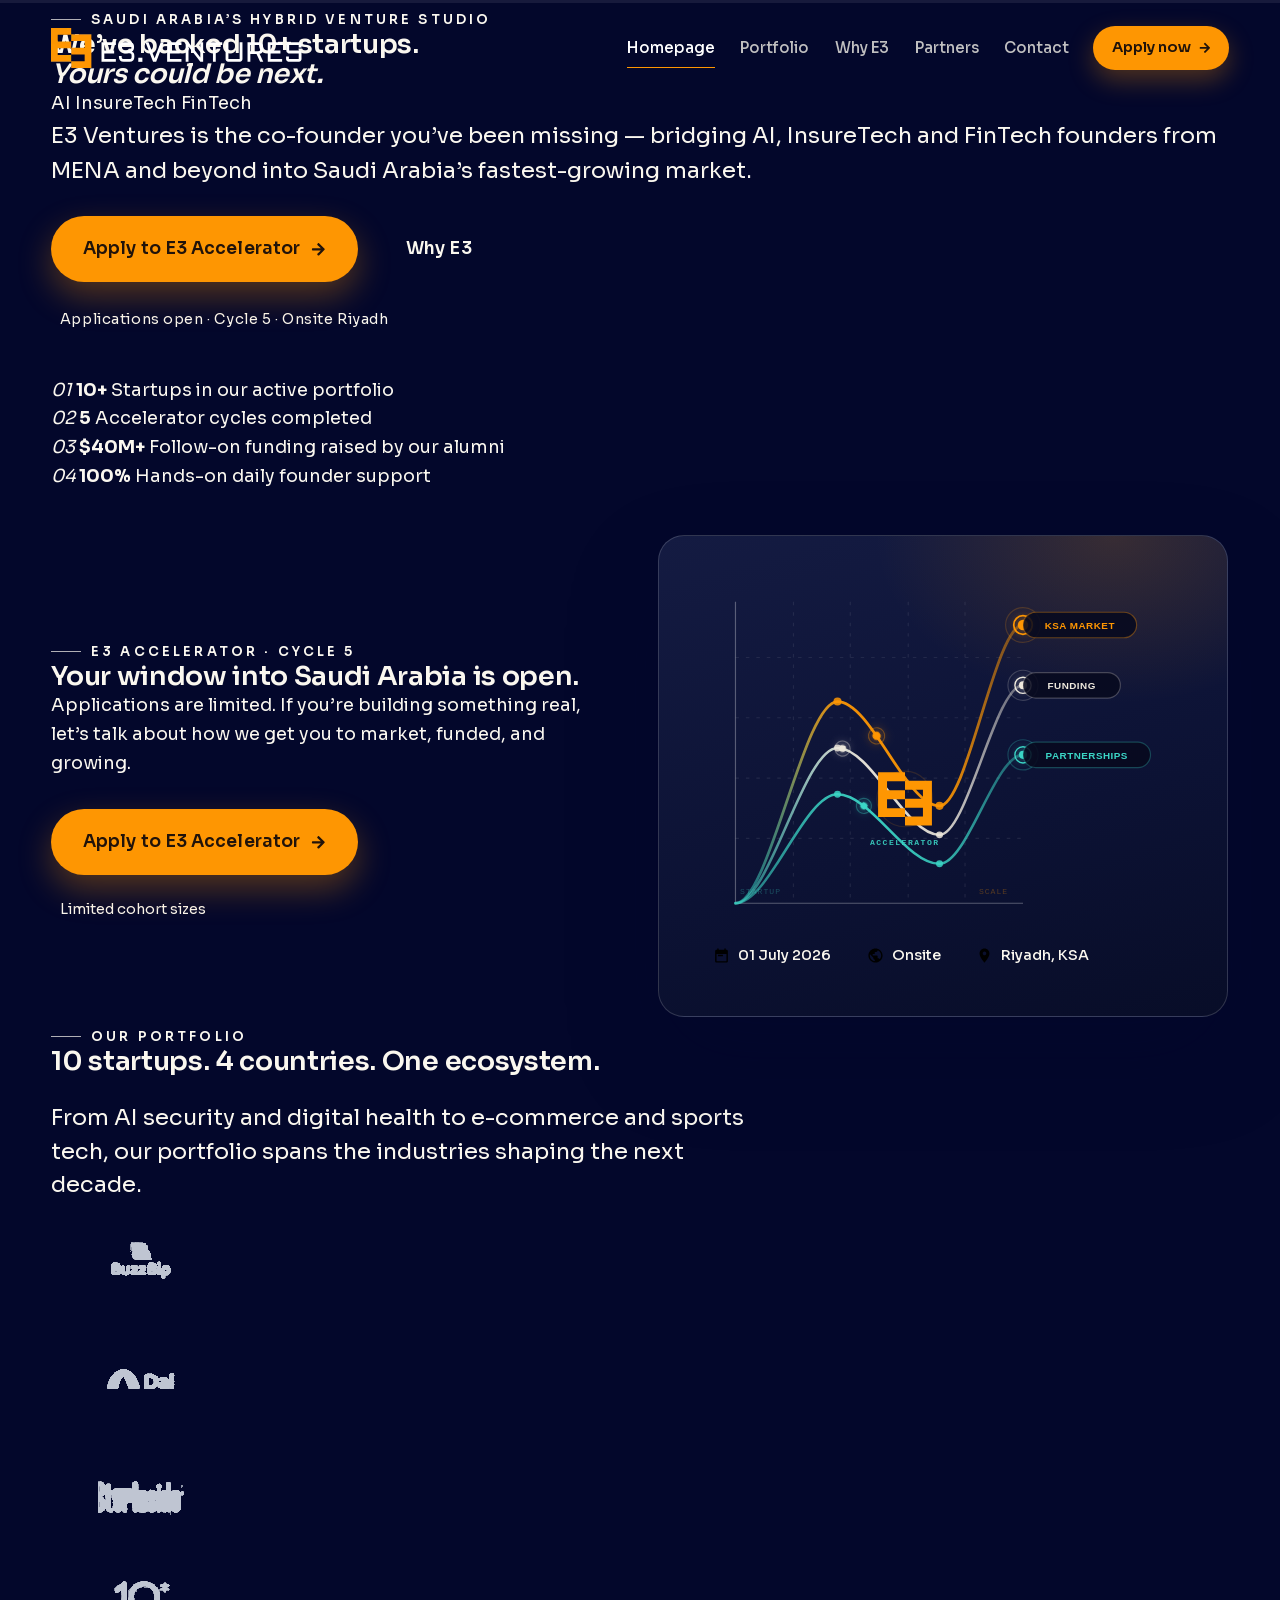
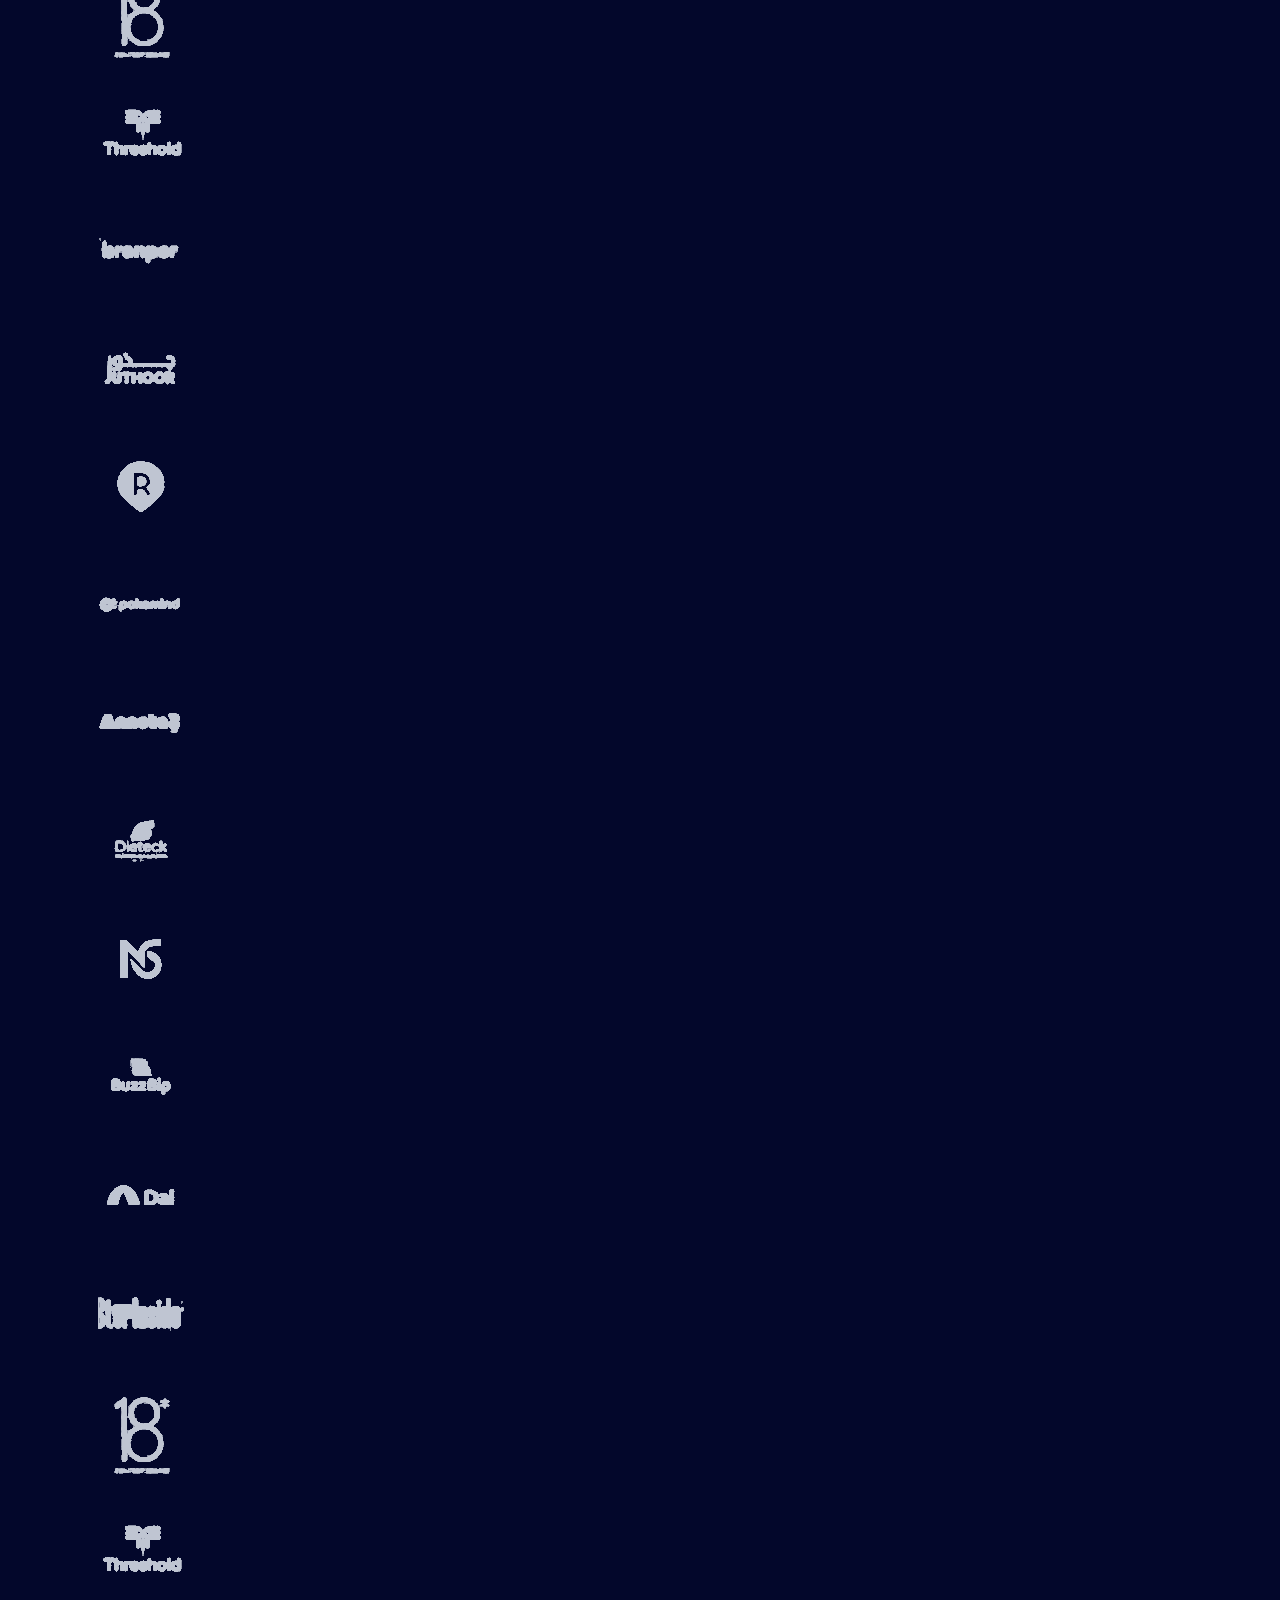
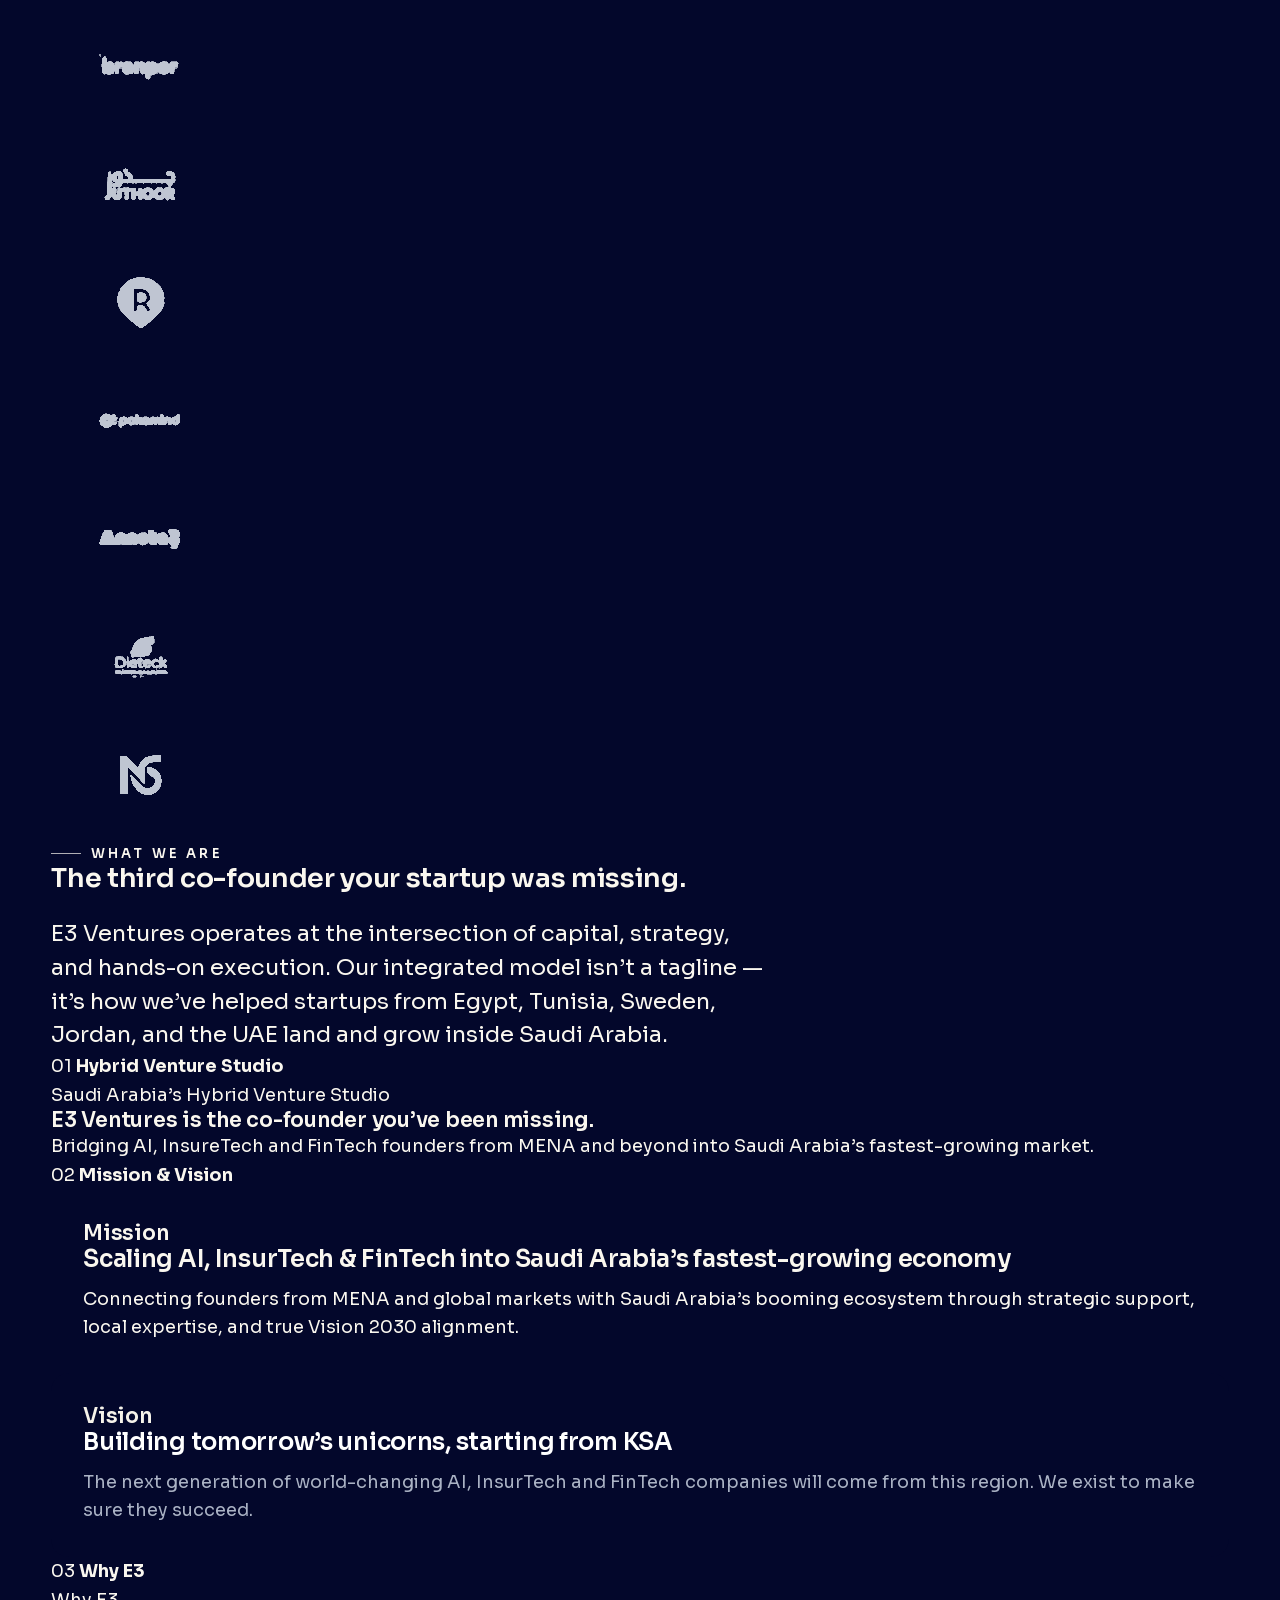
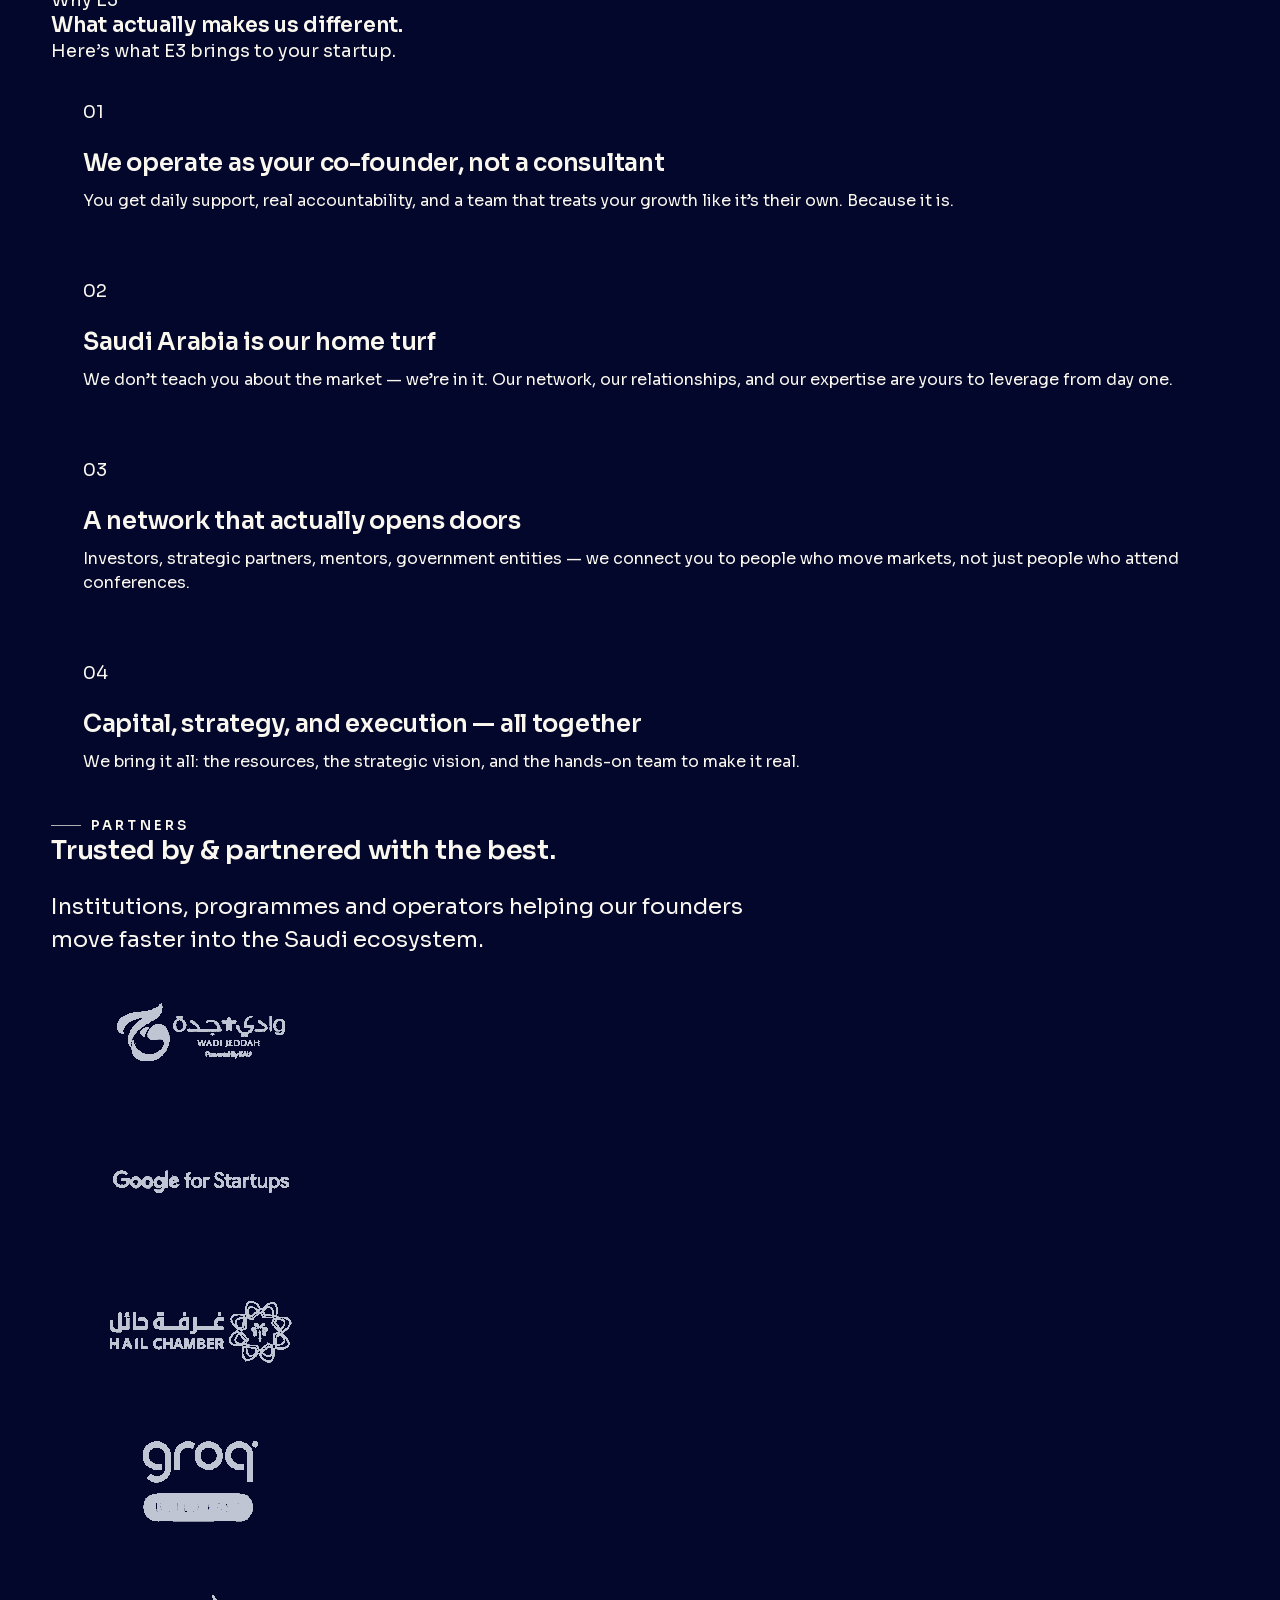
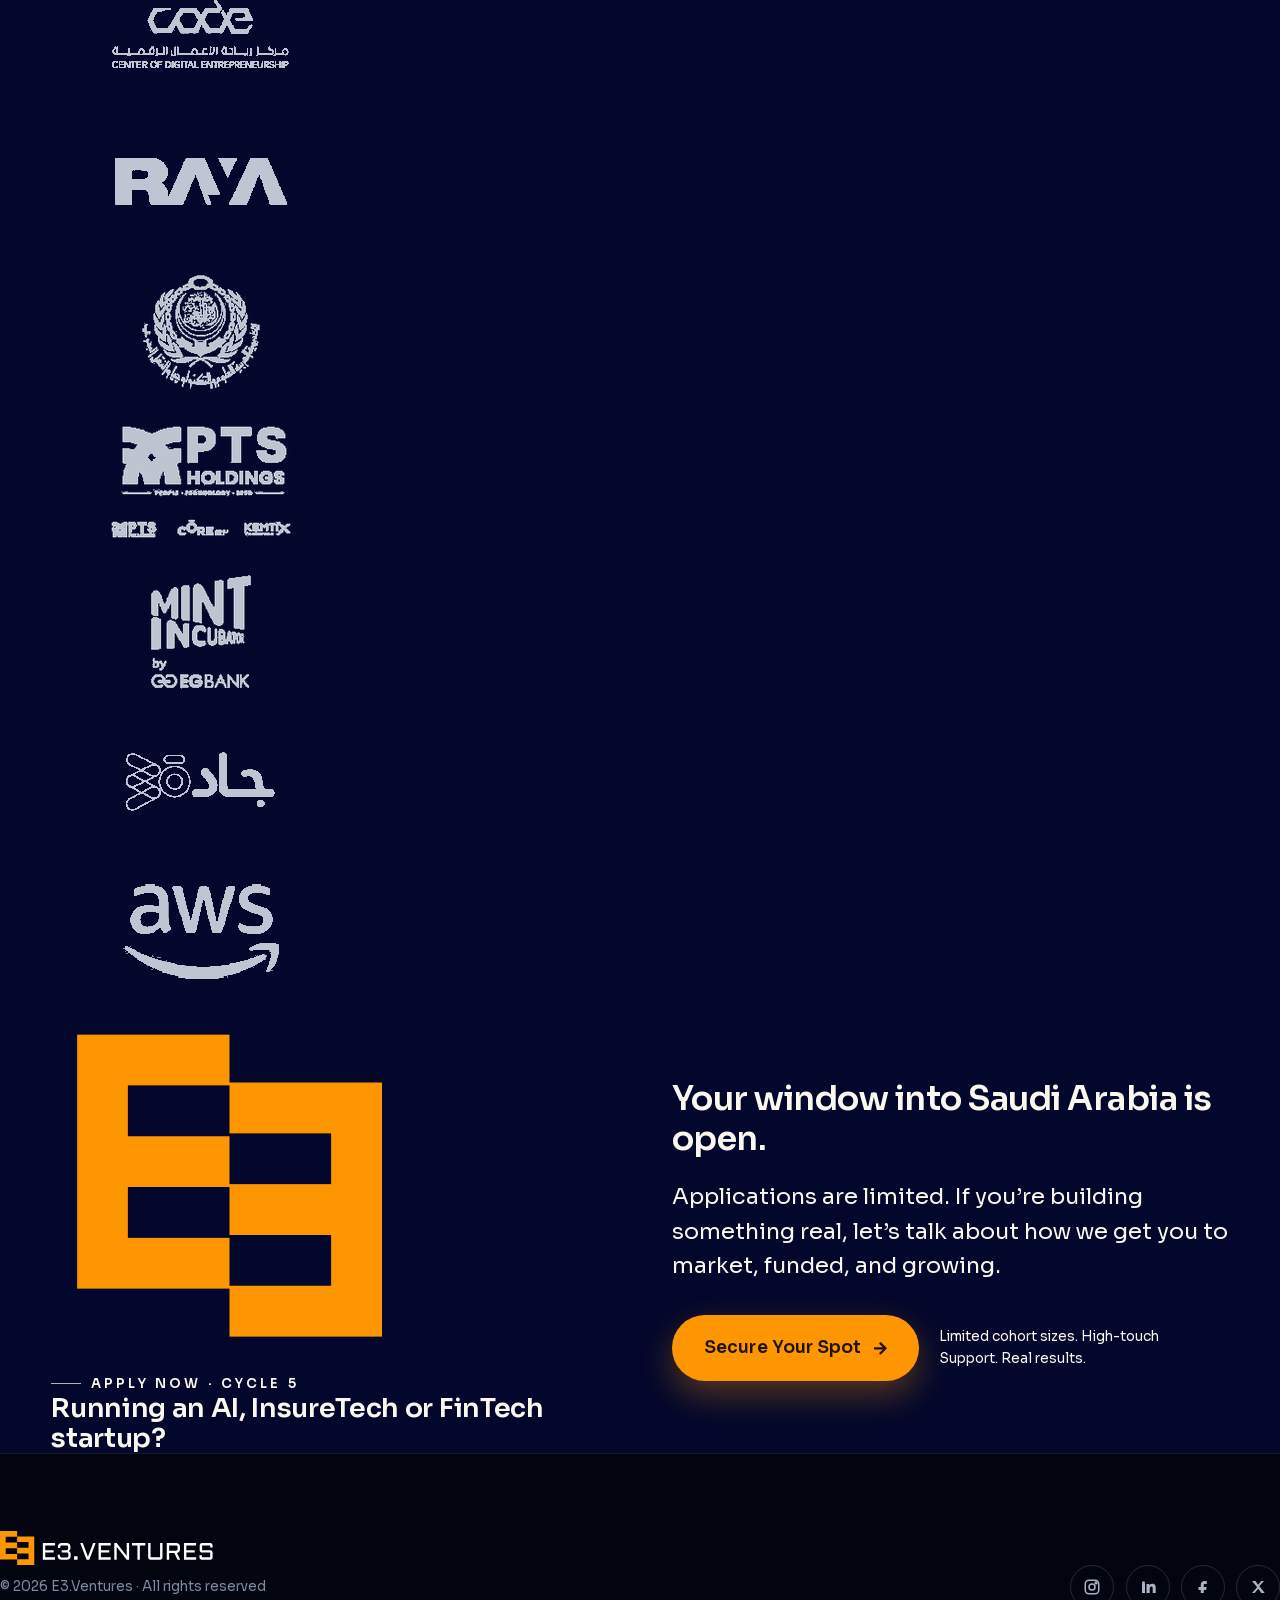
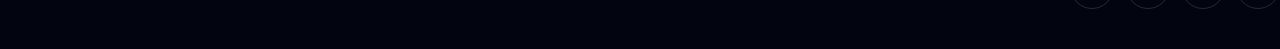
<file: index.legacy.html>
<!DOCTYPE html>
<html lang="en">
<head>
  <meta charset="UTF-8">
  <meta name="viewport" content="width=device-width, initial-scale=1.0">
  <title>Homepage - E3.Ventures</title>
  <meta name="description" content="E3 Ventures is the co-founder AI, InsureTech, and FinTech founders have been missing — bridging MENA and global startups into Saudi Arabia’s fastest-growing market.">
  <link rel="icon" href="assets/logo-mark.png">
  <link rel="stylesheet" href="styles.css?v=accelerator-panel-spacing-v2">
</head>
<body>
  <div class="scroll-progress" aria-hidden="true"><span></span></div>

  <header class="site-header">
    <a class="brand" href="#home" aria-label="E3.Ventures homepage">
      <img src="assets/logo.webp" alt="E3.Ventures">
    </a>

    <nav class="primary-nav" aria-label="Primary navigation">
      <a class="active" href="#home" aria-current="location">Homepage</a>
      <a href="#portfolio">Portfolio</a>
      <a href="#why-e3">Why E3</a>
      <a href="#partners">Partners</a>
      <a href="#contact">Contact</a>
    </nav>

    <a class="header-cta" href="https://e3.ventures/programs/e3-accelerator/">
      <span>Apply now</span>
      <svg aria-hidden="true" viewBox="0 0 448 512">
        <path d="M190.5 66.9l22.2-22.2c9.4-9.4 24.6-9.4 33.9 0L441 239c9.4 9.4 9.4 24.6 0 33.9L246.6 467.3c-9.4 9.4-24.6 9.4-33.9 0l-22.2-22.2c-9.5-9.5-9.3-25 .4-34.3L311.4 296H24c-13.3 0-24-10.7-24-24v-32c0-13.3 10.7-24 24-24h287.4L190.9 101.2c-9.8-9.3-10-24.8-.4-34.3z"/>
      </svg>
    </a>

    <button class="menu-toggle" type="button" aria-label="Toggle navigation" aria-controls="mobile-navigation" aria-expanded="false">
      <span></span>
      <span></span>
      <span></span>
    </button>
  </header>

  <nav class="mobile-nav" id="mobile-navigation" aria-label="Mobile navigation" aria-hidden="true">
    <a class="active" href="#home" aria-current="location">Homepage</a>
    <a href="#portfolio">Portfolio</a>
    <a href="#why-e3">Why E3</a>
    <a href="#partners">Partners</a>
    <a href="#contact">Contact Us</a>
  </nav>

  <main>
    <section class="home-hero story-section" id="home" data-story-step="0" aria-labelledby="home-title">
      <div class="hero-shade"></div>
      <div class="hero-mesh" aria-hidden="true">
        <span class="mesh-orb mesh-orb-orange"></span>
        <span class="mesh-orb mesh-orb-teal"></span>
        <span class="mesh-orb mesh-orb-cream"></span>
      </div>
      <div class="wrap hero-wrap">
        <div class="hero-copy">
          <p class="eyebrow hero-eyebrow" data-reveal><span></span>Saudi Arabia’s Hybrid Venture Studio</p>
          <h1 id="home-title" data-reveal>We’ve backed 10+ startups.<br><em>Yours could be next.</em></h1>
          <div class="hero-value-tags" aria-label="E3 value pillars" data-reveal>
            <span>AI</span>
            <span>InsureTech</span>
            <span>FinTech</span>
          </div>
          <p class="hero-intro" data-reveal>E3 Ventures is the co-founder you’ve been missing — bridging AI, InsureTech and FinTech founders from MENA and beyond into Saudi Arabia’s fastest-growing market.</p>
          <div class="hero-actions" data-reveal>
            <a class="button primary large" href="https://e3.ventures/programs/e3-accelerator/">
              <span>Apply to E3 Accelerator</span>
              <svg aria-hidden="true" viewBox="0 0 448 512">
                <path d="M190.5 66.9l22.2-22.2c9.4-9.4 24.6-9.4 33.9 0L441 239c9.4 9.4 9.4 24.6 0 33.9L246.6 467.3c-9.4 9.4-24.6 9.4-33.9 0l-22.2-22.2c-9.5-9.5-9.3-25 .4-34.3L311.4 296H24c-13.3 0-24-10.7-24-24v-32c0-13.3 10.7-24 24-24h287.4L190.9 101.2c-9.8-9.3-10-24.8-.4-34.3z"/>
              </svg>
            </a>
            <a class="button secondary large" href="#why-e3">
              <span>Why E3</span>
            </a>
          </div>
          <p class="hero-meta" data-reveal>
            <span class="hero-meta-dot" aria-hidden="true"></span>
            Applications open · Cycle 5 · Onsite Riyadh
          </p>
        </div>



        <div class="proof-grid" aria-label="Key results" data-reveal>
          <article>
            <em class="proof-index" aria-hidden="true">01</em>
            <strong data-count="10" data-suffix="+">10+</strong>
            <span>Startups in our active portfolio</span>
          </article>
          <article>
            <em class="proof-index" aria-hidden="true">02</em>
            <strong data-count="5">5</strong>
            <span>Accelerator cycles completed</span>
          </article>
          <article>
            <em class="proof-index" aria-hidden="true">03</em>
            <strong data-count="40" data-prefix="$" data-suffix="M+">$40M+</strong>
            <span>Follow-on funding raised by our alumni</span>
          </article>
          <article>
            <em class="proof-index" aria-hidden="true">04</em>
            <strong data-count="100" data-suffix="%">100%</strong>
            <span>Hands-on daily founder support</span>
          </article>
        </div>
      </div>
    </section>

    <section class="accelerator-promo story-section" id="accelerator" data-story-step="5" aria-labelledby="accelerator-title">
      <div class="wrap accelerator-wrap">
        <div class="accelerator-copy" data-reveal>
          <p class="eyebrow accelerator-eyebrow"><span></span>E3 Accelerator · Cycle 5</p>
          <h2 id="accelerator-title">Your window into Saudi&nbsp;Arabia is open.</h2>
          <p>Applications are limited. If you’re building something real, let’s talk about how we get you to market, funded, and growing.</p>
          <div class="accelerator-actions">
            <a class="button primary large" href="https://e3.ventures/programs/e3-accelerator/">
              <span>Apply to E3 Accelerator</span>
              <svg aria-hidden="true" viewBox="0 0 448 512">
                <path d="M190.5 66.9l22.2-22.2c9.4-9.4 24.6-9.4 33.9 0L441 239c9.4 9.4 9.4 24.6 0 33.9L246.6 467.3c-9.4 9.4-24.6 9.4-33.9 0l-22.2-22.2c-9.5-9.5-9.3-25 .4-34.3L311.4 296H24c-13.3 0-24-10.7-24-24v-32c0-13.3 10.7-24 24-24h287.4L190.9 101.2c-9.8-9.3-10-24.8-.4-34.3z"/>
              </svg>
            </a>
          </div>
          <span class="accelerator-hint">
            <span class="hint-dot"></span>
            Limited cohort sizes
          </span>
        </div>

        <div class="accelerator-panel interactive-surface" data-reveal aria-label="E3 Accelerator key dates">
          <div class="panel-visual-bg">
            <div class="acceleration-chart-container">
              <svg class="acceleration-chart-svg" viewBox="0 0 414 310" fill="none" xmlns="http://www.w3.org/2000/svg" overflow="visible">
                <defs>
                  <!-- Series 1: KSA MARKET -->
                  <linearGradient id="wave1Grad" x1="28" y1="246" x2="276" y2="44" gradientUnits="userSpaceOnUse">
                    <stop offset="0%"   stop-color="#3BD6C6" stop-opacity="0.5"/>
                    <stop offset="50%"  stop-color="#FE9602" stop-opacity="0.95"/>
                    <stop offset="100%" stop-color="#FE9602" stop-opacity="0.4"/>
                  </linearGradient>
                  <!-- Series 2: FUNDING -->
                  <linearGradient id="wave2Grad" x1="28" y1="266" x2="276" y2="96" gradientUnits="userSpaceOnUse">
                    <stop offset="0%"   stop-color="#3BD6C6" stop-opacity="0.5"/>
                    <stop offset="50%"  stop-color="#EDE8DC" stop-opacity="0.95"/>
                    <stop offset="100%" stop-color="#EDE8DC" stop-opacity="0.4"/>
                  </linearGradient>
                  <!-- Series 3: PARTNERSHIPS -->
                  <linearGradient id="wave3Grad" x1="28" y1="284" x2="276" y2="156" gradientUnits="userSpaceOnUse">
                    <stop offset="0%"   stop-color="#3BD6C6" stop-opacity="0.5"/>
                    <stop offset="50%"  stop-color="#3BD6C6" stop-opacity="0.95"/>
                    <stop offset="100%" stop-color="#3BD6C6" stop-opacity="0.4"/>
                  </linearGradient>
                </defs>

                <!-- ── Subtle grid ── -->
                <g opacity="0.08">
                  <line x1="28" y1="72"  x2="276" y2="72"  stroke="#fff" stroke-width="1" stroke-dasharray="3 6"/>
                  <line x1="28" y1="124" x2="276" y2="124" stroke="#fff" stroke-width="1" stroke-dasharray="3 6"/>
                  <line x1="28" y1="176" x2="276" y2="176" stroke="#fff" stroke-width="1" stroke-dasharray="3 6"/>
                  <line x1="28" y1="228" x2="276" y2="228" stroke="#fff" stroke-width="1" stroke-dasharray="3 6"/>
                  <line x1="78"  y1="24" x2="78"  y2="284" stroke="#fff" stroke-width="1" stroke-dasharray="3 6"/>
                  <line x1="127" y1="24" x2="127" y2="284" stroke="#fff" stroke-width="1" stroke-dasharray="3 6"/>
                  <line x1="177" y1="24" x2="177" y2="284" stroke="#fff" stroke-width="1" stroke-dasharray="3 6"/>
                  <line x1="226" y1="24" x2="226" y2="284" stroke="#fff" stroke-width="1" stroke-dasharray="3 6"/>
                </g>

                <!-- ── Axes ── -->
                <g opacity="0.3">
                  <line x1="28" y1="284" x2="276" y2="284" stroke="#fff" stroke-width="1"/>
                  <line x1="28" y1="24"  x2="28"  y2="284" stroke="#fff" stroke-width="1"/>
                  <text x="32" y="276" fill="#3BD6C6" font-size="7" font-family="monospace" letter-spacing="0.12em">STARTUP</text>
                  <text x="238" y="276" fill="#FE9602" font-size="7" font-family="monospace" letter-spacing="0.12em">SCALE</text>
                </g>

                <!-- KSA market series -->
                <path id="wave1Path" class="wave-path-1"
                  d="M 28 284 C 57 284, 87 110, 116 110 C 145 110, 175 200, 204 200 C 228 200, 252 44, 276 44"
                  fill="none" stroke="url(#wave1Grad)" stroke-width="2.4" stroke-linecap="round" stroke-linejoin="round"/>
                
                <!-- Wave 1 intermediate nodes -->
                <g>
                  <circle cx="116" cy="110" r="3.5" class="chart-node-dot dot-w1"/>
                  <circle cx="204" cy="200" r="3.5" class="chart-node-dot dot-w1"/>
                </g>

                <!-- Particle — Wave 1 -->
                <g class="particle-w1">
                  <animateMotion dur="4.2s" repeatCount="indefinite" calcMode="spline"
                    keyTimes="0;1" keySplines="0.38 0 0.62 1" rotate="auto">
                    <mpath href="#wave1Path"/>
                  </animateMotion>
                  <circle r="3.5" fill="#FE9602" filter="drop-shadow(0 0 5px #FE9602)"/>
                  <circle r="7"   fill="none" stroke="#FE9602" stroke-width="1" opacity="0.35" class="node-aura"/>
                </g>

                <!-- KSA MARKET endpoint + label -->
                <g class="target-node line-end-label">
                  <circle cx="276" cy="44" r="15" fill="none" stroke="#FE9602" stroke-width="1" opacity="0.2" class="ping-circle"/>
                  <circle cx="276" cy="44" r="8"  fill="none" stroke="#FE9602" stroke-width="1.5" class="ping-circle-inner"/>
                  <circle cx="276" cy="44" r="4.5" fill="#FE9602" filter="drop-shadow(0 0 6px #FE9602)"/>
                  <rect x="276" y="33" width="98" height="22" rx="11"
                    fill="rgba(7,10,30,0.88)" stroke="rgba(254,150,2,0.35)" stroke-width="1"/>
                  <text x="325" y="47.5" fill="#FE9602" font-size="8.5" font-family="sans-serif"
                    font-weight="700" text-anchor="middle" letter-spacing="0.05em">KSA MARKET</text>
                </g>

                <!-- Funding series -->
                <path id="wave2Path" class="wave-path-2"
                  d="M 28 284 C 57 284, 87 150, 116 150 C 145 150, 175 225, 204 225 C 228 225, 252 96, 276 96"
                  fill="none" stroke="url(#wave2Grad)" stroke-width="2.2" stroke-linecap="round" stroke-linejoin="round"/>
                
                <!-- Wave 2 intermediate nodes -->
                <g>
                  <circle cx="116" cy="150" r="3" class="chart-node-dot dot-w2"/>
                  <circle cx="204" cy="225" r="3" class="chart-node-dot dot-w2"/>
                </g>

                <!-- Particle — Wave 2 -->
                <g class="particle-w2">
                  <animateMotion dur="4.8s" repeatCount="indefinite" calcMode="spline"
                    keyTimes="0;1" keySplines="0.38 0 0.62 1" rotate="auto">
                    <mpath href="#wave2Path"/>
                  </animateMotion>
                  <circle r="3"   fill="#EDE8DC" filter="drop-shadow(0 0 4px #EDE8DC)"/>
                  <circle r="6.5" fill="none" stroke="#EDE8DC" stroke-width="1" opacity="0.35" class="node-aura"/>
                </g>

                <!-- FUNDING endpoint + label -->
                <g class="target-node line-end-label">
                  <circle cx="276" cy="96" r="13" fill="none" stroke="#EDE8DC" stroke-width="1" opacity="0.2" class="ping-circle"/>
                  <circle cx="276" cy="96" r="7"  fill="none" stroke="#EDE8DC" stroke-width="1.2" class="ping-circle-inner"/>
                  <circle cx="276" cy="96" r="3.5" fill="#EDE8DC" filter="drop-shadow(0 0 5px #EDE8DC)"/>
                  <rect x="276" y="85" width="84" height="22" rx="11"
                    fill="rgba(7,10,30,0.88)" stroke="rgba(237,232,220,0.25)" stroke-width="1"/>
                  <text x="318" y="99.5" fill="#EDE8DC" font-size="8.5" font-family="sans-serif"
                    font-weight="700" text-anchor="middle" letter-spacing="0.05em">FUNDING</text>
                </g>

                <!-- Partnerships series -->
                <path id="wave3Path" class="wave-path-3"
                  d="M 28 284 C 57 284, 87 190, 116 190 C 145 190, 175 250, 204 250 C 228 250, 252 156, 276 156"
                  fill="none" stroke="url(#wave3Grad)" stroke-width="2.2" stroke-linecap="round" stroke-linejoin="round"/>
                
                <!-- Wave 3 intermediate nodes -->
                <g>
                  <circle cx="116" cy="190" r="3" class="chart-node-dot dot-w3"/>
                  <circle cx="204" cy="250" r="3" class="chart-node-dot dot-w3"/>
                </g>

                <!-- Particle — Wave 3 -->
                <g class="particle-w3">
                  <animateMotion dur="4.5s" repeatCount="indefinite" calcMode="spline"
                    keyTimes="0;1" keySplines="0.38 0 0.62 1" rotate="auto">
                    <mpath href="#wave3Path"/>
                  </animateMotion>
                  <circle r="3"   fill="#3BD6C6" filter="drop-shadow(0 0 4px #3BD6C6)"/>
                  <circle r="6.5" fill="none" stroke="#3BD6C6" stroke-width="1" opacity="0.35" class="node-aura"/>
                </g>

                <!-- PARTNERSHIPS endpoint + label -->
                <g class="target-node line-end-label">
                  <circle cx="276" cy="156" r="13" fill="none" stroke="#3BD6C6" stroke-width="1" opacity="0.25" class="ping-circle"/>
                  <circle cx="276" cy="156" r="7"  fill="none" stroke="#3BD6C6" stroke-width="1.2" class="ping-circle-inner"/>
                  <circle cx="276" cy="156" r="3.5" fill="#3BD6C6" filter="drop-shadow(0 0 5px #3BD6C6)"/>
                  <rect x="276" y="145" width="110" height="22" rx="11"
                    fill="rgba(7,10,30,0.88)" stroke="rgba(59,214,198,0.28)" stroke-width="1"/>
                  <text x="331" y="159.5" fill="#3BD6C6" font-size="8.5" font-family="sans-serif"
                    font-weight="700" text-anchor="middle" letter-spacing="0.05em">PARTNERSHIPS</text>
                </g>

                <!-- E3 catalyst marker -->
                <g class="e3-gateway">
                  <circle cx="174" cy="194" r="24" fill="none" stroke="#FE9602" stroke-width="1" opacity="0.14" class="ping-circle"/>
                  <g transform="translate(151, 171) scale(1.15)" class="gate-logo-mark">
                    <path d="M40.3827 40.0001H20.1914V33.2697H33.6523V26.5393H20.1914V19.8089H33.6523V13.0785H20.1914V6.34814H40.3827V40.0001Z" fill="#FE9602"/>
                    <path d="M0.000125012 -8.18738e-05L20.1914 -8.01086e-05L20.1914 6.7303L6.73055 6.7303L6.73055 13.4607L20.1914 13.4607L20.1914 20.1911L6.73055 20.1911L6.73055 26.9215L20.1914 26.9215L20.1914 33.6519L0.00012207 33.6519L0.000125012 -8.18738e-05Z" fill="#FE9602"/>
                  </g>
                  <text x="174" y="234" fill="#3BD6C6" font-size="7" font-family="monospace"
                    font-weight="700" text-anchor="middle" letter-spacing="0.18em" opacity="0.9">ACCELERATOR</text>
                </g>
              </svg>
            </div>
          </div>
          <div class="accelerator-facts-tags">
            <span class="fact-tag">
              <svg class="fact-icon" viewBox="0 0 24 24" aria-hidden="true">
                <path d="M19 4h-1V2h-2v2H8V2H6v2H5c-1.11 0-1.99.9-1.99 2L3 20c0 1.1.89 2 2 2h14c1.1 0 2-.9 2-2V6c0-1.1-.9-2-2-2zm0 16H5V10h14v10zm-5-7H7v-2h7v2z"/>
              </svg>
              01 July 2026
            </span>
            <span class="fact-tag">
              <svg class="fact-icon" viewBox="0 0 24 24" aria-hidden="true">
                <path d="M12 2C6.48 2 2 6.48 2 12s4.48 10 10 10 10-4.48 10-10S17.52 2 12 2zm-1 17.93c-3.95-.49-7-3.85-7-7.93 0-.62.08-1.21.21-1.79L9 15v1c0 1.1.9 2 2 2v1.93zm6.9-2.53c-.26-.81-1-1.4-1.9-1.4h-1v-3c0-.55-.45-1-1-1h-6v-2h2c.55 0 1-.45 1-1V7h2c1.1 0 2-.9 2-2v-.41c2.93 1.19 5 4.06 5 7.41 0 2.08-.8 3.97-2.1 5.4z"/>
              </svg>
              Onsite
            </span>
            <span class="fact-tag">
              <svg class="fact-icon" viewBox="0 0 24 24" aria-hidden="true">
                <path d="M12 2C8.13 2 5 5.13 5 9c0 5.25 7 13 7 13s7-7.75 7-13c0-3.87-3.13-7-7-7zm0 9.5c-1.38 0-2.5-1.12-2.5-2.5s1.12-2.5 2.5-2.5 2.5 1.12 2.5 2.5-1.12 2.5-2.5 2.5z"/>
              </svg>
              Riyadh, KSA
            </span>
          </div>
        </div>
      </div>
    </section>

    <section class="content-section portfolio story-section" id="portfolio" data-story-step="4">
      <div class="wrap">
        <div class="section-header wide-header portfolio-header">
          <div class="portfolio-title">
            <p class="eyebrow" data-reveal><span></span>Our Portfolio</p>
            <h2 data-reveal>10 startups. 4 countries. One ecosystem.</h2>
          </div>
          <p class="section-lead wide-lead" data-reveal>From AI security and digital health to e-commerce and sports tech, our portfolio spans the industries shaping the next decade.</p>
        </div>

        <div class="portfolio-logo-marquee" aria-label="Portfolio startup logos" data-reveal>
          <div class="portfolio-logo-track">
            <article class="startup-logo-card interactive-surface"><img src="assets/portfolio-logos-light/buzzbip.png" alt="BuzzBip"></article>
            <article class="startup-logo-card interactive-surface"><img src="assets/portfolio-logos-light/dal.png" alt="Dal"></article>
            <article class="startup-logo-card interactive-surface"><img src="assets/portfolio-logos-light/stepinside-virtual.png" alt="Stepinside Virtual"></article>
            <article class="startup-logo-card interactive-surface"><img src="assets/portfolio-logos-light/18degree.png" alt="18Degree"></article>
            <article class="startup-logo-card interactive-surface"><img src="assets/portfolio-logos-light/threshold.png" alt="Threshold"></article>
            <article class="startup-logo-card interactive-surface"><img src="assets/portfolio-logos-light/branper.png" alt="Branper"></article>
            <article class="startup-logo-card interactive-surface"><img src="assets/portfolio-logos-light/juthoor.png" alt="Juthoor"></article>
            <article class="startup-logo-card interactive-surface"><img src="assets/portfolio-logos-light/rukna-parking.png" alt="Rukna Parking"></article>
            <article class="startup-logo-card interactive-surface"><img src="assets/portfolio-logos-light/pokamind.png" alt="Pokamind"></article>
            <article class="startup-logo-card interactive-surface"><img src="assets/portfolio-logos-light/annota8.png" alt="Annota8"></article>
            <article class="startup-logo-card interactive-surface"><img src="assets/portfolio-logos-light/dieteck.png" alt="Dieteck"></article>
            <article class="startup-logo-card interactive-surface"><img src="assets/portfolio-logos-light/nexaguard.png" alt="NexaGuard"></article>
          </div>
          <div class="portfolio-logo-track" aria-hidden="true">
            <article class="startup-logo-card interactive-surface"><img src="assets/portfolio-logos-light/buzzbip.png" alt=""></article>
            <article class="startup-logo-card interactive-surface"><img src="assets/portfolio-logos-light/dal.png" alt=""></article>
            <article class="startup-logo-card interactive-surface"><img src="assets/portfolio-logos-light/stepinside-virtual.png" alt=""></article>
            <article class="startup-logo-card interactive-surface"><img src="assets/portfolio-logos-light/18degree.png" alt=""></article>
            <article class="startup-logo-card interactive-surface"><img src="assets/portfolio-logos-light/threshold.png" alt=""></article>
            <article class="startup-logo-card interactive-surface"><img src="assets/portfolio-logos-light/branper.png" alt=""></article>
            <article class="startup-logo-card interactive-surface"><img src="assets/portfolio-logos-light/juthoor.png" alt=""></article>
            <article class="startup-logo-card interactive-surface"><img src="assets/portfolio-logos-light/rukna-parking.png" alt=""></article>
            <article class="startup-logo-card interactive-surface"><img src="assets/portfolio-logos-light/pokamind.png" alt=""></article>
            <article class="startup-logo-card interactive-surface"><img src="assets/portfolio-logos-light/annota8.png" alt=""></article>
            <article class="startup-logo-card interactive-surface"><img src="assets/portfolio-logos-light/dieteck.png" alt=""></article>
            <article class="startup-logo-card interactive-surface"><img src="assets/portfolio-logos-light/nexaguard.png" alt=""></article>
          </div>
        </div>
      </div>
    </section>

    <section class="content-section why-e3-chapter story-section" id="why-e3" data-story-step="2" aria-labelledby="why-e3-title">
      <div class="wrap why-e3-wrap">
        <div class="section-header wide-header why-e3-main-header">
          <div>
            <p class="eyebrow" data-reveal><span></span>What We Are</p>
            <h2 id="why-e3-title" data-reveal>The third co-founder your startup was missing.</h2>
          </div>
          <p class="section-lead wide-lead" data-reveal>E3 Ventures operates at the intersection of capital, strategy, and hands-on execution. Our integrated model isn’t a tagline — it’s how we’ve helped startups from Egypt, Tunisia, Sweden, Jordan, and the UAE land and grow inside Saudi Arabia.</p>
        </div>

        <div class="why-e3-system" aria-label="Why E3 section map">
          <div class="why-e3-row">
            <div class="why-e3-rail-item" aria-hidden="true">
              <span>01</span>
              <strong>Hybrid Venture Studio</strong>
            </div>
            <div class="why-e3-panel direction-panel" data-reveal>
              <p class="panel-kicker">Saudi Arabia’s Hybrid Venture Studio</p>
              <div class="panel-split">
                <h3>E3 Ventures is the co-founder you’ve been missing.</h3>
                <p>Bridging AI, InsureTech and FinTech founders from MENA and beyond into Saudi Arabia’s fastest-growing market.</p>
              </div>
            </div>
          </div>

          <div class="why-e3-row">
            <div class="why-e3-rail-item" aria-hidden="true">
              <span>02</span>
              <strong>Mission &amp; Vision</strong>
            </div>
            <div class="why-e3-panel mission-vision-panel">
              <article class="statement-card mission-card" data-reveal>
                <div class="statement-copy">
                  <h3>Mission</h3>
                  <h4>Scaling AI, InsurTech &amp; FinTech into Saudi Arabia’s fastest-growing economy</h4>
                  <p>Connecting founders from MENA and global markets with Saudi Arabia’s booming ecosystem through strategic support, local expertise, and true Vision 2030 alignment.</p>
                </div>
              </article>
              <article class="statement-card vision-card" data-reveal>
                <div class="statement-copy">
                  <h3>Vision</h3>
                  <h4>Building tomorrow’s unicorns, starting from KSA</h4>
                  <p>The next generation of world-changing AI, InsurTech and FinTech companies will come from this region. We exist to make sure they succeed.</p>
                </div>
              </article>
            </div>
          </div>

          <div class="why-e3-row">
            <div class="why-e3-rail-item" aria-hidden="true">
              <span>03</span>
              <strong>Why E3</strong>
            </div>
            <div class="why-e3-panel reasons-panel">
              <div class="why-e3-subheader" data-reveal>
                <p class="panel-kicker">Why E3</p>
                <h3>What actually makes us different.</h3>
                <p>Here’s what E3 brings to your startup.</p>
              </div>
              <div class="why-grid">
                <article class="info-card reason-card interactive-surface" data-reveal>
                  <span>01</span>
                  <div class="card-signal" aria-hidden="true"></div>
                  <h3>We operate as your co-founder, not a consultant</h3>
                  <p>You get daily support, real accountability, and a team that treats your growth like it’s their own. Because it is.</p>
                </article>
                <article class="info-card reason-card interactive-surface" data-reveal>
                  <span>02</span>
                  <div class="card-signal" aria-hidden="true"></div>
                  <h3>Saudi Arabia is our home turf</h3>
                  <p>We don’t teach you about the market — we’re in it. Our network, our relationships, and our expertise are yours to leverage from day one.</p>
                </article>
                <article class="info-card reason-card interactive-surface" data-reveal>
                  <span>03</span>
                  <div class="card-signal" aria-hidden="true"></div>
                  <h3>A network that actually opens doors</h3>
                  <p>Investors, strategic partners, mentors, government entities — we connect you to people who move markets, not just people who attend conferences.</p>
                </article>
                <article class="info-card reason-card interactive-surface" data-reveal>
                  <span>04</span>
                  <div class="card-signal" aria-hidden="true"></div>
                  <h3>Capital, strategy, and execution — all together</h3>
                  <p>We bring it all: the resources, the strategic vision, and the hands-on team to make it real.</p>
                </article>
              </div>
            </div>
          </div>
        </div>
      </div>
    </section>

    <section class="trusted-strip" id="partners">
      <div class="wrap trusted-wrap" data-reveal>
        <div class="trusted-head section-header wide-header">
          <p class="eyebrow"><span></span>Partners</p>
          <h2>Trusted by &amp; partnered with the best.</h2>
          <p class="section-lead wide-lead">Institutions, programmes and operators helping our founders move faster into the Saudi ecosystem.</p>
        </div>
        <div class="partner-logo-grid" aria-label="Trusted partner logos">
          <img src="assets/partner-logos-light/wadi-jeddah.png" alt="Wadi Jeddah">
          <img src="assets/partner-logos-light/google-for-startups.png" alt="Google for Startups">
          <img src="assets/partner-logos-light/hail-chamber.png" alt="Hail Chamber">
          <img src="assets/partner-logos-light/groq.png" alt="Groq">
          <img src="assets/partner-logos-light/code.png" alt="Center of Digital Entrepreneurship">
          <img src="assets/partner-logos-light/raya.png" alt="Raya">
          <img src="assets/partner-logos-light/aastmt.png" alt="Arab Academy for Science, Technology and Maritime Transport">
          <img src="assets/partner-logos-light/pts-holdings.png" alt="PTS Holdings">
          <img src="assets/partner-logos-light/mint-incubator.png" alt="MINT Incubator by EGBANK">
          <img src="assets/partner-logos-light/jad.png" alt="Jad">
          <img src="assets/partner-logos-light/aws.png" alt="AWS">
        </div>
      </div>
    </section>

    <section class="contact-strip" id="contact">
      <div class="wrap contact-wrap">
        <div class="contact-heading" data-reveal>
          <img src="assets/logo-mark.png" alt="">
          <p class="eyebrow"><span></span>Apply now · Cycle 5</p>
          <h2>Running an AI, InsureTech or FinTech startup?</h2>
        </div>
        <div class="contact-content" data-reveal>
          <p class="contact-lead">Your window into Saudi Arabia is open.</p>
          <p class="contact-copy">Applications are limited. If you’re building something real, let’s talk about how we get you to market, funded, and growing.</p>
          <div class="contact-action-row">
            <a class="button primary large" href="https://e3.ventures/programs/e3-accelerator/">
              <span>Secure Your Spot</span>
              <svg aria-hidden="true" viewBox="0 0 448 512">
                <path d="M190.5 66.9l22.2-22.2c9.4-9.4 24.6-9.4 33.9 0L441 239c9.4 9.4 9.4 24.6 0 33.9L246.6 467.3c-9.4 9.4-24.6 9.4-33.9 0l-22.2-22.2c-9.5-9.5-9.3-25 .4-34.3L311.4 296H24c-13.3 0-24-10.7-24-24v-32c0-13.3 10.7-24 24-24h287.4L190.9 101.2c-9.8-9.3-10-25-.4-34.3z"/>
              </svg>
            </a>
            <small>Limited cohort sizes. High-touch Support. Real results.</small>
          </div>
        </div>
      </div>
    </section>
  </main>

  <footer class="site-footer">
    <div class="footer-top">
      <img src="assets/logo-wordmark.svg" alt="E3.Ventures">
    </div>
    <div class="footer-bottom">
      <p>© 2026 E3.Ventures · All rights reserved</p>
      <div class="socials" aria-label="Social links">
        <a href="#" aria-label="Instagram">
          <svg viewBox="0 0 24 24" aria-hidden="true"><rect x="3" y="3" width="18" height="18" rx="5"/><circle cx="12" cy="12" r="4"/><circle cx="17.4" cy="6.6" r="1.2"/></svg>
        </a>
        <a href="#" aria-label="LinkedIn">
          <svg viewBox="0 0 24 24" aria-hidden="true"><path d="M4 8h4v12H4zM6 4.2a2.1 2.1 0 1 1 0 4.2 2.1 2.1 0 0 1 0-4.2zM10 8h3.8v1.7h.1c.5-1 1.8-2 3.7-2 4 0 4.7 2.6 4.7 6V20h-4v-5.6c0-1.3 0-3-1.9-3s-2.1 1.4-2.1 2.9V20H10z"/></svg>
        </a>
        <a href="#" aria-label="Facebook">
          <svg viewBox="0 0 24 24" aria-hidden="true"><path d="M14 8h3V4h-3c-3 0-5 2-5 5v3H6v4h3v4h4v-4h3l1-4h-4V9c0-.6.4-1 1-1z"/></svg>
        </a>
        <a href="#" aria-label="X">
          <svg viewBox="0 0 24 24" aria-hidden="true"><path d="M4 4h4.6l3.5 5 4.4-5H20l-6.2 7.1L21 20h-4.6l-4-5.7L7.5 20H4l6.8-7.7z"/></svg>
        </a>
      </div>
    </div>
  </footer>

  <script src="script.js"></script>
</body>
</html>
</file>
<file: styles.css>
/* ============================================================
   E3.VENTURES - EDITORIAL MAGAZINE / SPLIT-CONTRAST SYSTEM
   Brand: navy #03072b · orange #fe9602 · teal #3bd6c6 · cream #faf7ef
   Single typeface: "E3 Ventures" - editorial feel via scale, italic,
   drop caps, pull quotes, hairlines, asymmetry, kinetic motion.
   ============================================================ */

@font-face {
  font-family: "E3 Ventures";
  src: url("assets/e3.woff2") format("woff2");
  font-display: swap;
}

/* ---------- 1. TOKENS ---------- */
:root {
  /* brand */
  --navy: #03072b;
  --navy-deep: #02050f;
  --midnight: #070a1e;
  --orange: #fe9602;
  --orange-bright: #ffab2e;
  --teal: #3bd6c6;
  --teal-deep: #0f766e;
  --cream: #faf7ef;
  --cream-warm: #f3ede0;

  /* fluid type ramp */
  --fs-eyebrow: clamp(0.72rem, 0.68rem + 0.18vw, 0.82rem);
  --fs-body: clamp(1rem, 0.96rem + 0.22vw, 1.12rem);
  --fs-lead: clamp(1.12rem, 1.02rem + 0.6vw, 1.4rem);
  --fs-h4: clamp(1.15rem, 1.05rem + 0.6vw, 1.5rem);
  --fs-h3: clamp(1.4rem, 1.2rem + 1.1vw, 2.1rem);
  --fs-h2: clamp(2.1rem, 1.5rem + 3vw, 3.9rem);
  --fs-display: clamp(2.6rem, 1.2rem + 6.2vw, 6rem);
  --fs-mega: clamp(2.6rem, 1rem + 5.4vw, 6.2rem);

  /* layout */
  --content-max: 1280px;
  --copy-max: 720px;
  --gutter: clamp(1.25rem, 4vw, 4rem);
  --section-pad: clamp(4.5rem, 8vw, 9rem);
  --radius: 18px;
  --radius-lg: 26px;

  /* motion */
  --ease: cubic-bezier(0.22, 0.61, 0.24, 1);
  --ease-out: cubic-bezier(0.16, 1, 0.3, 1);

  color-scheme: dark;
}

/* ---------- 2. RESET / BASE ---------- */
*,
*::before,
*::after { box-sizing: border-box; }

* { margin: 0; }

html {
  -webkit-text-size-adjust: 100%;
  scroll-behavior: smooth;
}

@media (prefers-reduced-motion: reduce) {
  html { scroll-behavior: auto; }
}

body {
  font-family: "E3 Ventures", "Inter", "Helvetica Neue", system-ui, sans-serif;
  font-size: var(--fs-body);
  line-height: 1.6;
  color: var(--cream);
  background: var(--navy);
  -webkit-font-smoothing: antialiased;
  -moz-osx-font-smoothing: grayscale;
  overflow-x: hidden;
  text-rendering: optimizeLegibility;
}

img,
svg { display: block; max-width: 100%; }
img { height: auto; }

a { color: inherit; text-decoration: none; }
button { font: inherit; color: inherit; background: none; border: none; cursor: pointer; }
ul { list-style: none; padding: 0; }

h1, h2, h3, h4 {
  font-weight: 600;
  line-height: 1.1;
  letter-spacing: -0.012em;
}

em { font-style: italic; }

::selection {
  background: var(--orange);
  color: var(--navy);
}

:focus-visible {
  outline: 2px solid var(--orange);
  outline-offset: 3px;
  border-radius: 4px;
}
/* Orange fails 3:1 non-text contrast on cream; use navy ring on light sections */
.section-light :focus-visible { outline-color: var(--navy); }

/* ---------- 3. SPLIT-CONTRAST SECTION SYSTEM ---------- */
.section-dark {
  --bg: var(--navy);
  --fg: #f6f3ea;
  --fg-strong: #ffffff;
  --fg-muted: #aab2c4;
  --fg-soft: #7f88a0;
  --hairline: rgba(255, 255, 255, 0.13);
  --hairline-strong: rgba(255, 255, 255, 0.26);
  --accent: var(--orange);
  --accent-text: var(--orange);
  --accent-2: var(--teal);
  --eyebrow-c: var(--teal);
  --surface: rgba(255, 255, 255, 0.04);
  --surface-2: rgba(255, 255, 255, 0.07);
  --surface-line: rgba(255, 255, 255, 0.12);
  --dropcap: var(--orange);
  --shadow: 0 30px 80px rgba(0, 0, 0, 0.45);
  background: var(--bg);
  color: var(--fg);
}

.section-light {
  --bg: #f5f5f5;
  --fg: #161a2c;
  --fg-strong: var(--navy);
  --fg-muted: #4a5160;
  --fg-soft: #6b7280;
  --hairline: rgba(3, 7, 43, 0.14);
  --hairline-strong: rgba(3, 7, 43, 0.26);
  --accent: var(--orange);
  --accent-text: #b04e08;
  --accent-2: var(--teal-deep);
  --eyebrow-c: #b04e08;
  --surface: #ffffff;
  --surface-2: #fbfbfb;
  --surface-line: rgba(3, 7, 43, 0.1);
  --dropcap: var(--orange);
  --shadow: 0 26px 60px rgba(3, 7, 43, 0.12);
  background: var(--bg);
  color: var(--fg);
}

.wrap {
  width: min(100% - (var(--gutter) * 2), var(--content-max));
  margin-inline: auto;
}

.content { padding: var(--section-pad) 0; position: relative; }

/* ---------- AMBIENT NETWORK BACKGROUND (dark sections only) ---------- */
/* isolate creates a stacking context so the canvas paints above the section
   bg but behind all editorial content, with zero interference. */
.section-dark.has-net { isolation: isolate; }
.net-bg {
  position: absolute;
  inset: 0;
  width: 100%;
  height: 100%;
  z-index: -1;
  pointer-events: none;
  display: block;
}

/* ---------- 4. EDITORIAL PRIMITIVES ---------- */
.eyebrow {
  display: inline-flex;
  align-items: center;
  gap: 0.75em;
  font-size: var(--fs-eyebrow);
  font-weight: 600;
  letter-spacing: 0.24em;
  text-transform: uppercase;
  color: var(--eyebrow-c);
}
.eyebrow span {
  width: 30px;
  height: 1px;
  background: currentColor;
  opacity: 0.7;
}

.section-masthead {
  max-width: var(--content-max);
  margin-bottom: clamp(2.5rem, 5vw, 4.5rem);
}
.section-title {
  font-size: var(--fs-h2);
  color: var(--fg-strong);
  margin-top: 1rem;
  max-width: 16ch;
}
.section-title em { color: var(--accent-text); }
.section-lead {
  font-size: var(--fs-lead);
  line-height: 1.5;
  color: var(--fg-muted);
  max-width: var(--copy-max);
  margin-top: 1.5rem;
}
.section-lead em { color: var(--fg); font-style: italic; }

.dropcap::first-letter {
  float: left;
  font-size: 3.6em;
  line-height: 0.72;
  font-weight: 700;
  padding: 0.06em 0.12em 0 0;
  color: var(--dropcap);
}

.pull-quote {
  max-width: 900px;
  margin: clamp(2.5rem, 6vw, 5rem) auto;
  text-align: center;
  display: grid;
  justify-items: center;
  gap: 1.2rem;
}
.quote-mark {
  font-size: clamp(3.5rem, 8vw, 6rem);
  line-height: 0.4;
  color: var(--accent);
  font-weight: 700;
}
.pull-quote p {
  font-size: clamp(1.5rem, 1rem + 2.6vw, 2.7rem);
  font-style: italic;
  line-height: 1.2;
  color: var(--fg-strong);
  letter-spacing: -0.01em;
}
.pull-quote em { color: var(--accent-text); }
.pull-quote cite {
  font-style: normal;
  font-size: var(--fs-eyebrow);
  letter-spacing: 0.22em;
  text-transform: uppercase;
  color: var(--fg-soft);
}

/* hairline divider helper */
.kicker {
  font-size: var(--fs-eyebrow);
  letter-spacing: 0.2em;
  text-transform: uppercase;
  font-weight: 600;
  color: var(--accent-text);
}

/* ---------- 5. BUTTONS ---------- */
.button {
  position: relative;
  display: inline-flex;
  align-items: center;
  gap: 0.65em;
  font-weight: 600;
  letter-spacing: 0.005em;
  border-radius: 999px;
  padding: 0.9em 1.5em;
  border: 1px solid transparent;
  white-space: nowrap;
  transition: background 0.35s var(--ease), color 0.35s var(--ease),
    box-shadow 0.35s var(--ease), border-color 0.35s var(--ease), transform 0.2s var(--ease-out);
  will-change: transform;
}
.button svg { width: 0.85em; height: 0.85em; fill: currentColor; transition: transform 0.35s var(--ease); }
.button:hover svg { transform: translateX(4px); }
.button.large {
  padding: 1.05em 1.8em;
  font-size: clamp(0.98rem, 0.94rem + 0.2vw, 1.08rem);
}

.button.primary {
  background: var(--orange);
  color: #21130a;
  box-shadow: 0 14px 34px rgba(254, 150, 2, 0.32);
}
.button.primary:hover {
  background: var(--orange-bright);
  box-shadow: 0 18px 44px rgba(254, 150, 2, 0.45);
}

.button.ghost {
  background: transparent;
  border-color: var(--hairline-strong);
  color: var(--fg);
}
.button.ghost:hover {
  border-color: var(--accent);
  color: var(--accent-text);
}

.magnetic { transform: translate(var(--mag-x, 0), var(--mag-y, 0)); }

/* ---------- 6. GLOBAL OVERLAYS ---------- */
.scroll-progress {
  position: fixed;
  inset: 0 0 auto 0;
  height: 3px;
  z-index: 200;
  pointer-events: none;
  background: rgba(255, 255, 255, 0.08);
}
.scroll-progress span {
  display: block;
  height: 100%;
  width: 100%;
  transform-origin: left center;
  transform: scaleX(0);
  background: linear-gradient(90deg, var(--teal), var(--orange));
}

.cursor-glow {
  position: fixed;
  top: 0;
  left: 0;
  width: 460px;
  height: 460px;
  border-radius: 50%;
  transform: translate3d(var(--cx, -50vw), var(--cy, -50vh), 0) translate(-50%, -50%);
  background: radial-gradient(circle, rgba(254, 150, 2, 0.16), rgba(59, 214, 198, 0.06) 45%, transparent 68%);
  pointer-events: none;
  z-index: 1;
  opacity: 0;
  transition: opacity 0.6s ease;
  mix-blend-mode: screen;
  will-change: transform;
}
body.cursor-active .cursor-glow { opacity: 1; }
@media (hover: none) { .cursor-glow { display: none; } }

/* ---------- 7. HEADER ---------- */
.site-header {
  position: fixed;
  inset: 0 0 auto 0;
  z-index: 100;
  display: flex;
  align-items: center;
  gap: 1.5rem;
  padding: clamp(1rem, 2vw, 1.6rem) var(--gutter);
  transition: background 0.4s var(--ease), padding 0.4s var(--ease), border-color 0.4s var(--ease), backdrop-filter 0.4s var(--ease);
  border-bottom: 1px solid transparent;
}
.site-header.scrolled {
  background: rgba(3, 7, 30, 0.82);
  backdrop-filter: blur(16px) saturate(140%);
  -webkit-backdrop-filter: blur(16px) saturate(140%);
  border-bottom-color: rgba(255, 255, 255, 0.1);
  padding-top: 0.85rem;
  padding-bottom: 0.85rem;
}
.brand { display: inline-flex; align-items: center; }
.brand img { height: clamp(30px, 3.5vw, 40px); width: auto; }

.primary-nav {
  margin-left: auto;
  display: flex;
  gap: clamp(1rem, 2vw, 2.2rem);
}
.primary-nav a {
  position: relative;
  font-size: 0.95rem;
  font-weight: 500;
  color: rgba(246, 243, 234, 0.78);
  padding: 0.4rem 0;
  transition: color 0.3s var(--ease);
}
.primary-nav a::after {
  content: "";
  position: absolute;
  left: 0;
  bottom: -2px;
  width: 100%;
  height: 1.5px;
  background: var(--orange);
  transform: scaleX(0);
  transform-origin: left;
  transition: transform 0.4s var(--ease);
}
.primary-nav a:hover { color: #fff; }
.primary-nav a.active { color: #fff; }
.primary-nav a.active::after { transform: scaleX(1); }

.header-cta {
  display: inline-flex;
  align-items: center;
  gap: 0.55em;
  font-size: 0.92rem;
  font-weight: 600;
  padding: 0.7em 1.25em;
  border-radius: 999px;
  background: var(--orange);
  color: #21130a;
  box-shadow: 0 10px 26px rgba(254, 150, 2, 0.3);
  transition: background 0.3s var(--ease), box-shadow 0.3s var(--ease), transform 0.2s var(--ease-out);
}
.header-cta svg { width: 0.8em; height: 0.8em; fill: currentColor; transition: transform 0.3s var(--ease); }
.header-cta:hover { background: var(--orange-bright); box-shadow: 0 14px 32px rgba(254, 150, 2, 0.42); }
.header-cta:hover svg { transform: translateX(3px); }

.menu-toggle {
  display: none;
  flex-direction: column;
  justify-content: center;
  gap: 5px;
  width: 44px;
  height: 44px;
  margin-left: auto;
}
.menu-toggle span {
  display: block;
  width: 24px;
  height: 2px;
  margin-inline: auto;
  background: #f6f3ea;
  border-radius: 2px;
  transition: transform 0.35s var(--ease), opacity 0.3s var(--ease);
}
.menu-toggle[aria-expanded="true"] span:nth-child(1) { transform: translateY(7px) rotate(45deg); }
.menu-toggle[aria-expanded="true"] span:nth-child(2) { opacity: 0; }
.menu-toggle[aria-expanded="true"] span:nth-child(3) { transform: translateY(-7px) rotate(-45deg); }

/* ---------- 8. MOBILE NAV ---------- */
.mobile-nav {
  position: fixed;
  inset: 0;
  z-index: 95;
  display: flex;
  flex-direction: column;
  justify-content: center;
  gap: 0.4rem;
  padding: 6rem var(--gutter) 3rem;
  background: rgba(3, 7, 30, 0.97);
  backdrop-filter: blur(20px);
  -webkit-backdrop-filter: blur(20px);
  opacity: 0;
  visibility: hidden;
  transform: translateY(-12px);
  transition: opacity 0.4s var(--ease), transform 0.4s var(--ease), visibility 0.4s;
}
.mobile-nav.open { opacity: 1; visibility: visible; transform: none; }
.mobile-nav a {
  font-size: clamp(1.8rem, 8vw, 2.6rem);
  font-weight: 600;
  color: #f6f3ea;
  padding: 0.5rem 0;
  border-bottom: 1px solid rgba(255, 255, 255, 0.08);
  transition: color 0.25s var(--ease), padding-left 0.25s var(--ease);
}
.mobile-nav a:hover { color: var(--orange); padding-left: 0.5rem; }
.mobile-nav a.active { color: var(--orange); }
.mobile-nav .mobile-apply {
  margin-top: 1.5rem;
  font-size: 1.1rem;
  color: var(--teal);
  border: none;
}

/* ============================================================
   HERO - split-dark, giant headline + live stats band
   ============================================================ */
.hero {
  position: relative;
  min-height: 100svh;
  display: flex;
  flex-direction: column;
  justify-content: center;
  padding-top: clamp(7rem, 14vh, 11rem);
  overflow: hidden;
  isolation: isolate;
}
.hero-aurora {
  position: absolute;
  inset: -20% -10% auto -10%;
  height: 90%;
  z-index: -2;
  background:
    radial-gradient(40% 50% at 22% 28%, rgba(254, 150, 2, 0.28), transparent 70%),
    radial-gradient(46% 52% at 82% 18%, rgba(59, 214, 198, 0.22), transparent 72%),
    radial-gradient(60% 60% at 60% 80%, rgba(254, 150, 2, 0.1), transparent 75%);
  filter: blur(8px);
  will-change: transform;
}
.hero-grid-lines {
  position: absolute;
  inset: 0;
  z-index: -1;
  background-image:
    linear-gradient(rgba(255, 255, 255, 0.04) 1px, transparent 1px),
    linear-gradient(90deg, rgba(255, 255, 255, 0.04) 1px, transparent 1px);
  --grid-cell: clamp(60px, 8vw, 120px);
  background-size: var(--grid-cell) var(--grid-cell);
  mask-image: radial-gradient(120% 100% at 50% 0%, #000 35%, transparent 85%);
  -webkit-mask-image: radial-gradient(120% 100% at 50% 0%, #000 35%, transparent 85%);
}

.hero-wrap {
  flex: 1;
  display: flex;
  flex-direction: column;
  justify-content: center;
  gap: clamp(2rem, 5vh, 4rem);
  padding-bottom: clamp(2rem, 5vh, 4rem);
}
.hero-masthead {
  display: flex;
  justify-content: space-between;
  align-items: baseline;
  flex-wrap: wrap;
  gap: 1rem;
  padding-bottom: 1.5rem;
  border-bottom: 1px solid var(--hairline);
}
.hero-dateline {
  font-size: var(--fs-eyebrow);
  letter-spacing: 0.18em;
  text-transform: uppercase;
  color: var(--fg-soft);
}

.hero-title {
  font-size: var(--fs-mega);
  line-height: 1.11;
  letter-spacing: -0.025em;
  color: var(--fg-strong);
  font-weight: 600;
}
.hero-title-accent { color: var(--orange); }
.hero-type { white-space: nowrap; }
.hero-caret {
  display: inline-block;
  width: 0.055em;
  height: 0.72em;
  margin-left: 0.07em;
  border-radius: 2px;
  background: var(--orange);
  -webkit-text-fill-color: var(--orange);
  vertical-align: -0.02em;
  animation: caretBlink 1.05s step-end infinite;
}
.hero-caret.solid { animation: none; opacity: 1; }
@keyframes caretBlink { 0%, 49% { opacity: 1; } 50%, 100% { opacity: 0; } }
.hero-title em {
  display: inline-block;
  color: var(--fg);
  font-style: italic;
  font-weight: 400;
  opacity: 0.92;
}

.hero-lower {
  display: grid;
  grid-template-columns: minmax(0, 0.7fr) minmax(0, 1.3fr);
  gap: clamp(2rem, 5vw, 5rem);
  align-items: end;
}
.hero-tags {
  display: flex;
  flex-wrap: wrap;
  gap: 0.6rem;
  align-content: end;
}
.hero-tags span {
  font-size: 0.85rem;
  font-weight: 600;
  letter-spacing: 0.04em;
  padding: 0.5em 1.1em;
  border-radius: 999px;
  border: 1px solid var(--hairline-strong);
  color: var(--fg);
  transition: border-color 0.3s var(--ease), color 0.3s var(--ease), background 0.3s var(--ease);
}
.hero-tags span:hover { border-color: var(--teal); color: var(--teal); background: rgba(59, 214, 198, 0.06); }

.hero-lead-col { max-width: 540px; justify-self: end; }
.hero-intro {
  font-size: var(--fs-lead);
  line-height: 1.55;
  color: var(--fg-muted);
}
.hero-actions {
  display: flex;
  flex-wrap: wrap;
  gap: 1rem;
  margin-top: 1.8rem;
}
.hero-meta {
  display: inline-flex;
  align-items: center;
  gap: 0.6em;
  margin-top: 1.6rem;
  font-size: 0.9rem;
  letter-spacing: 0.04em;
  color: var(--fg-soft);
}

.pulse-dot {
  position: relative;
  width: 9px;
  height: 9px;
  border-radius: 50%;
  background: var(--accent-2);
  flex: none;
}
.pulse-dot::after {
  content: "";
  position: absolute;
  inset: -5px;
  border-radius: 50%;
  border: 1px solid var(--accent-2);
  opacity: 0;
}
body.motion-ready .pulse-dot::after { animation: pulseRing 2.4s var(--ease-out) infinite; }
@keyframes pulseRing {
  0% { transform: scale(0.6); opacity: 0.7; }
  80%, 100% { transform: scale(1.7); opacity: 0; }
}

/* live stats band */
.hero-stats {
  border-top: 1px solid var(--hairline-strong);
  border-bottom: 1px solid var(--hairline);
  background: rgba(255, 255, 255, 0.02);
  backdrop-filter: blur(4px);
}
.portfolio-stats {
  margin-top: clamp(2.4rem, 5vw, 4.4rem);
  margin-bottom: clamp(2.4rem, 5vw, 4.4rem);
}
.hero-stats-wrap {
  display: grid;
  grid-template-columns: repeat(3, 1fr);
}
.stat {
  position: relative;
  padding: clamp(1.6rem, 3vw, 2.6rem) clamp(1rem, 2vw, 1.8rem);
  display: flex;
  flex-direction: column;
  align-items: center;
  text-align: center;
  gap: 0.5rem;
}
.stat + .stat { border-left: 1px solid var(--hairline); }
.stat-index {
  font-size: 0.78rem;
  font-style: italic;
  letter-spacing: 0.1em;
  color: var(--accent-2);
}
.stat strong {
  font-size: clamp(2.2rem, 1.4rem + 2.6vw, 3.6rem);
  font-weight: 700;
  line-height: 1;
  color: var(--fg-strong);
  letter-spacing: -0.02em;
  font-variant-numeric: tabular-nums;
}
.stat span {
  font-size: 0.92rem;
  line-height: 1.4;
  color: var(--fg-muted);
  max-width: 22ch;
  margin-inline: auto;
}

/* ============================================================
   TICKER - kinetic orange marquee band
   ============================================================ */
.ticker {
  background: var(--orange);
  color: var(--navy);
  padding: 0.85rem 0;
  overflow: hidden;
  white-space: nowrap;
  border-block: 1px solid rgba(3, 7, 43, 0.18);
}
.ticker-track {
  display: inline-flex;
  align-items: center;
  gap: 1.4rem;
  will-change: transform;
}
body.motion-ready .ticker-track { animation: marquee 30s linear infinite; }
.ticker-track span {
  font-size: clamp(1rem, 0.9rem + 0.6vw, 1.35rem);
  font-weight: 700;
  letter-spacing: 0.02em;
  text-transform: uppercase;
}
.ticker-track i {
  font-style: normal;
  color: rgba(3, 7, 43, 0.55);
  font-size: 0.8em;
}
@keyframes marquee {
  from { transform: translateX(0); }
  to { transform: translateX(-50%); }
}

/* ============================================================
   WHY E3 - editorial entries
   ============================================================ */
.why-e3 .section-masthead { max-width: 920px; }

.entry {
  display: grid;
  grid-template-columns: minmax(0, 0.32fr) minmax(0, 1fr);
  gap: clamp(1.5rem, 4vw, 4rem);
  padding: clamp(2.5rem, 5vw, 4rem) 0;
  border-top: 1px solid var(--hairline);
}
/* Reasons live in their own dark section now; the tone change is the divider, so drop the top hairline */
.why-reasons .entry { border-top: none; }
.entry-index {
  display: flex;
  flex-direction: column;
  gap: 0.6rem;
  position: sticky;
  top: 120px;
  align-self: start;
}
.entry-num {
  font-size: clamp(2.4rem, 1.5rem + 3vw, 4.5rem);
  font-weight: 700;
  line-height: 0.9;
  color: var(--accent);
  letter-spacing: -0.03em;
}
.entry-label {
  font-style: italic;
  font-size: 1.05rem;
  color: var(--fg-soft);
  letter-spacing: 0.01em;
}
.entry-body { max-width: var(--copy-max); }
.entry-statement {
  font-size: var(--fs-h3);
  color: var(--fg-strong);
  margin: 0.8rem 0 1rem;
  letter-spacing: -0.015em;
}
.entry-text {
  font-size: var(--fs-lead);
  color: var(--fg-muted);
  line-height: 1.55;
}

/* mission + vision cards */
.mission-vision {
  display: grid;
  grid-template-columns: 1fr 1fr;
  gap: clamp(1rem, 2vw, 1.6rem);
  max-width: none;
}
.statement-card {
  position: relative;
  padding: clamp(1.6rem, 2.5vw, 2.4rem);
  border-radius: var(--radius);
  background: var(--surface);
  border: 1px solid var(--surface-line);
  overflow: hidden;
}
.card-tab {
  display: inline-block;
  font-size: var(--fs-eyebrow);
  letter-spacing: 0.2em;
  text-transform: uppercase;
  font-weight: 600;
  color: var(--accent-text);
  margin-bottom: 1rem;
}
.statement-card h4 {
  font-size: var(--fs-h4);
  color: var(--fg-strong);
  margin-bottom: 0.8rem;
  line-height: 1.18;
}
.statement-card p { color: var(--fg-muted); line-height: 1.55; }
.vision-card { background: var(--navy); color: #f6f3ea; border-color: rgba(255, 255, 255, 0.12); }
.vision-card .card-tab { color: var(--teal); }
.vision-card h4 { color: #fff; }
.vision-card p { color: #aab2c4; }

/* why subhead + reasons */
.why-subhead { margin-bottom: clamp(1.5rem, 3vw, 2.5rem); max-width: var(--copy-max); }
.why-subhead .entry-statement { margin-top: 0.6rem; }
.reasons-grid {
  display: grid;
  grid-template-columns: 1fr 1fr;
  gap: clamp(1rem, 2vw, 1.6rem);
  max-width: none;
}
.reason-card {
  position: relative;
  padding: clamp(1.6rem, 2.5vw, 2.2rem);
  border-radius: var(--radius);
  background: var(--surface);
  border: 1px solid var(--surface-line);
  display: flex;
  flex-direction: column;
  gap: 0.7rem;
  overflow: hidden;
}
.reason-num {
  font-size: 0.85rem;
  font-weight: 700;
  letter-spacing: 0.1em;
  color: var(--accent-text);
}
.reason-card h3 {
  font-size: var(--fs-h4);
  color: var(--fg-strong);
  line-height: 1.2;
}
.reason-card p { color: var(--fg-muted); line-height: 1.5; font-size: 1rem; }

/* ============================================================
   PORTFOLIO - horizontal scroll, dark
   ============================================================ */
.portfolio-masthead {
  display: grid;
  grid-template-columns: minmax(0, 1fr) minmax(0, 0.7fr);
  gap: clamp(1.5rem, 4vw, 4rem);
  align-items: end;
}
.portfolio-masthead .section-title { margin-top: 1rem; }
.portfolio-masthead .section-lead { margin-top: 0; }

.portfolio-scroll {
  margin-top: clamp(2rem, 4vw, 3.5rem);
  overflow: hidden;
  -webkit-mask-image: linear-gradient(90deg, transparent, #000 7%, #000 93%, transparent);
  mask-image: linear-gradient(90deg, transparent, #000 7%, #000 93%, transparent);
}
.portfolio-track {
  display: inline-flex;
  align-items: center;
  width: max-content;
  white-space: nowrap;
  padding-block: clamp(0.6rem, 1.6vw, 1.4rem);
  will-change: transform;
}
body.motion-ready .portfolio-track { animation: marquee 44s linear infinite; }
.portfolio-track:hover { animation-play-state: paused; }
.company-logo {
  flex: 0 0 auto;
  display: flex;
  align-items: center;
  justify-content: center;
  margin-right: clamp(2.8rem, 5.5vw, 5.5rem);
}
.company-logo img {
  height: clamp(52px, 6.5vw, 92px);
  width: auto;
  object-fit: contain;
  opacity: 0.8;
  filter: saturate(1.05);
  transition: opacity 0.35s var(--ease), transform 0.35s var(--ease);
}
.company-logo:hover img { opacity: 1; transform: scale(1.06); }

.portfolio-foot {
  display: flex;
  align-items: center;
  justify-content: center;
  flex-wrap: wrap;
  gap: 1.2rem;
  margin-top: clamp(1.8rem, 3vw, 2.6rem);
}
.portfolio-count { font-size: 1rem; color: var(--fg-muted); }
.portfolio-count strong {
  font-size: 1.6rem;
  font-weight: 700;
  color: var(--accent);
  margin-right: 0.3rem;
  font-variant-numeric: tabular-nums;
}

/* ============================================================
   ACCELERATOR - light section, dark chart inset
   ============================================================ */
.accelerator-wrap {
  display: grid;
  grid-template-columns: minmax(0, 1fr) minmax(0, 1.05fr);
  gap: clamp(2rem, 5vw, 5rem);
  align-items: center;
}
.operating-copy {
  max-width: 34rem;
  display: grid;
  gap: clamp(1.4rem, 3vw, 2.2rem);
}
.operating-copy .pull-quote {
  margin: 0;
  max-width: none;
  text-align: left;
  justify-items: start;
  gap: 1.3rem;
}
.accelerator-copy .section-title { margin: 1rem 0 1.4rem; }
.accelerator-text {
  font-size: var(--fs-lead);
  color: var(--fg-muted);
  line-height: 1.55;
  max-width: 46ch;
}
.accelerator-actions { margin-top: 2rem; }
.accelerator-hint {
  display: inline-flex;
  align-items: center;
  gap: 0.6em;
  margin-top: 1.4rem;
  font-size: 0.9rem;
  color: var(--fg-soft);
}
.accelerator-facts {
  display: flex;
  flex-wrap: wrap;
  gap: 0.7rem;
  margin-top: 2rem;
}
.fact-tag {
  display: inline-flex;
  align-items: center;
  gap: 0.55em;
  min-height: 44px;
  padding: 0.6em 1.1em;
  border-radius: 999px;
  border: 1px solid var(--hairline-strong);
  background: var(--surface);
  font-size: 0.9rem;
  font-weight: 500;
  color: var(--fg);
}
.fact-icon { width: 17px; height: 17px; fill: var(--accent-text); flex: none; }

.accelerator-panel {
  position: relative;
  border-radius: var(--radius-lg);
  padding: clamp(1.5rem, 3vw, 2.4rem);
  background: linear-gradient(165deg, #141b42, #0c1234 60%, #080d28);
  border: 1px solid rgba(255, 255, 255, 0.16);
  box-shadow: 0 40px 90px rgba(3, 7, 43, 0.3);
  overflow: hidden;
}
.accelerator-panel::before {
  content: "";
  position: absolute;
  inset: 0;
  background: radial-gradient(60% 50% at 80% 0%, rgba(254, 150, 2, 0.16), transparent 70%);
  pointer-events: none;
}
.panel-head {
  position: relative;
  display: flex;
  align-items: center;
  justify-content: space-between;
  margin-bottom: 1.2rem;
}
.panel-kicker-label {
  font-size: var(--fs-eyebrow);
  letter-spacing: 0.18em;
  text-transform: uppercase;
  color: #aab2c4;
  font-weight: 600;
}
.panel-live {
  display: inline-flex;
  align-items: center;
  gap: 0.5em;
  font-size: 0.8rem;
  letter-spacing: 0.1em;
  text-transform: uppercase;
  color: var(--teal);
}
.panel-live .pulse-dot { background: var(--teal); }
.panel-live .pulse-dot::after { border-color: var(--teal); }
.acceleration-chart-container {
  position: relative;
  display: flex;
  justify-content: center;
}
.acceleration-chart-svg { width: 100%; max-width: 480px; height: auto; }

/* chart animations */
.wave-path { stroke-dasharray: 720; }
.chart-node-dot { fill: #fff; opacity: 0.85; }
.dot-w1 { fill: var(--orange); }
.dot-w2 { fill: #ede8dc; }
.dot-w3 { fill: var(--teal); }
.node-aura,
.ping-circle { transform-box: fill-box; transform-origin: center; }

body.motion-ready .wave-path { stroke-dashoffset: 720; }
body.motion-ready .accelerator-panel.is-visible .wave-path-1 { animation: waveDraw 1.7s 0.15s var(--ease) forwards; }
body.motion-ready .accelerator-panel.is-visible .wave-path-2 { animation: waveDraw 1.7s 0.35s var(--ease) forwards; }
body.motion-ready .accelerator-panel.is-visible .wave-path-3 { animation: waveDraw 1.7s 0.55s var(--ease) forwards; }
body.motion-ready .ping-circle { animation: pingPulse 3s ease-out infinite; }
body.motion-ready .node-aura { animation: auraPulse 2.6s ease-in-out infinite; }

@keyframes waveDraw { to { stroke-dashoffset: 0; } }
@keyframes pingPulse {
  0% { transform: scale(0.5); opacity: 0.6; }
  70% { transform: scale(1.7); opacity: 0; }
  100% { transform: scale(1.7); opacity: 0; }
}
@keyframes auraPulse {
  0%, 100% { transform: scale(0.85); opacity: 0.25; }
  50% { transform: scale(1.15); opacity: 0.55; }
}

/* ============================================================
   PERSPECTIVES - dark, placeholder cards
   ============================================================ */
.testimonials-masthead {
  display: grid;
  grid-template-columns: minmax(0, 1fr) minmax(0, 0.7fr);
  gap: clamp(1.5rem, 4vw, 4rem);
  align-items: end;
}
.testimonials-masthead .section-lead { margin-top: 0; }

/* ---- testimonials: center-stage coverflow carousel ---- */
.testimonials-carousel {
  position: relative;
  margin-top: clamp(2.5rem, 5vw, 4.5rem);
  padding-top: clamp(1rem, 2vw, 1.6rem);
  overflow: hidden;
  -webkit-mask-image: linear-gradient(90deg, transparent, #000 14%, #000 86%, transparent);
  mask-image: linear-gradient(90deg, transparent, #000 14%, #000 86%, transparent);
}
.testimonials-track {
  position: relative;
  display: flex;
  flex-direction: column;
  align-items: center;
  gap: clamp(3rem, 6vw, 5rem);
  transition: height 0.6s var(--ease);
}
.testimonial {
  display: flex;
  flex-direction: column;
  align-items: center;
  text-align: center;
  gap: clamp(1.4rem, 2.5vw, 2rem);
  margin: 0;
  max-width: min(640px, 86vw);
}
.testimonial-mark {
  display: block;
  font-size: clamp(2.8rem, 5vw, 4rem);
  line-height: 0.8;
  color: var(--accent);
  font-weight: 700;
  margin-bottom: clamp(-1.2rem, -1.6vw, -0.7rem);
}
.testimonial-body { margin: 0; }
.testimonial-body p {
  font-size: clamp(1.3rem, 0.85rem + 1.9vw, 2.05rem);
  font-style: italic;
  line-height: 1.34;
  font-weight: 400;
  color: var(--fg-strong);
}
.testimonial-author {
  display: flex;
  align-items: center;
  justify-content: center;
  gap: 0.85rem;
}
.testimonial-avatar {
  flex-shrink: 0;
  width: 3rem;
  height: 3rem;
  border-radius: 50%;
  display: grid;
  place-items: center;
  font-size: 0.92rem;
  font-weight: 700;
  letter-spacing: 0.03em;
  color: var(--navy);
  background: linear-gradient(135deg, var(--teal), var(--orange));
}
.testimonial-id {
  display: flex;
  flex-direction: column;
  align-items: flex-start;
  gap: 0.15rem;
}
.testimonial-name {
  font-weight: 600;
  font-size: 1rem;
  color: var(--fg-strong);
}
.testimonial-startup {
  font-size: 0.74rem;
  letter-spacing: 0.14em;
  text-transform: uppercase;
  color: var(--teal);
}

/* carousel mode (JS-activated; falls back to a static stack without JS) */
.testimonials-carousel.is-carousel .testimonials-track {
  display: block;
  height: 0;
}
.testimonials-carousel.is-carousel .testimonial {
  position: absolute;
  top: 0;
  left: 50%;
  width: min(640px, 86vw);
  max-width: none;
  transform: translate(-50%, 0) scale(0.82);
  opacity: 0;
  pointer-events: none;
  transition: transform 0.7s var(--ease), opacity 0.7s var(--ease);
  will-change: transform, opacity;
}
.testimonials-carousel.is-carousel .testimonial.is-active {
  transform: translate(-50%, 0) scale(1);
  opacity: 1;
  z-index: 3;
  pointer-events: auto;
}
.testimonials-carousel.is-carousel .testimonial.is-prev {
  transform: translate(calc(-50% - 90%), 0) scale(0.72);
  opacity: 0.1;
  z-index: 1;
}
.testimonials-carousel.is-carousel .testimonial.is-next {
  transform: translate(calc(-50% + 90%), 0) scale(0.72);
  opacity: 0.1;
  z-index: 1;
}
.testimonials-carousel.is-carousel .testimonial.is-hidden {
  opacity: 0;
  z-index: 0;
}
/* On narrow screens there isn't room for a true peek without the side quotes
   bleeding behind the centred one (there's no card to mask them), so the side
   items rest fully hidden and only slide + fade in during the transition. */
@media (max-width: 700px) {
  .testimonials-carousel.is-carousel .testimonial.is-prev {
    transform: translate(calc(-50% - 72%), 0) scale(0.9);
    opacity: 0;
  }
  .testimonials-carousel.is-carousel .testimonial.is-next {
    transform: translate(calc(-50% + 72%), 0) scale(0.9);
    opacity: 0;
  }
}

/* dotted controllers */
.testimonial-dots {
  display: flex;
  justify-content: center;
  align-items: center;
  gap: 0.55rem;
  margin-top: clamp(2rem, 3.5vw, 3rem);
}
.testimonial-dots:empty { display: none; }
.testimonial-dot {
  width: 9px;
  height: 9px;
  padding: 0;
  border: none;
  border-radius: 999px;
  background: var(--fg-soft);
  opacity: 0.4;
  cursor: pointer;
  transition: width 0.45s var(--ease), opacity 0.45s var(--ease), background 0.45s var(--ease);
}
.testimonial-dot:hover { opacity: 0.7; }
.testimonial-dot.is-active {
  width: 28px;
  background: var(--accent);
  opacity: 1;
}
.testimonial-dot:focus-visible {
  outline: 2px solid var(--accent);
  outline-offset: 3px;
}

/* ============================================================
   PARTNERS - light, logo grid
   ============================================================ */
.partners-masthead { text-align: center; max-width: 760px; margin-inline: auto; }
.partners-masthead .section-title { margin-inline: auto; }
.partners-masthead .section-lead { margin-inline: auto; }
.partner-grid {
  display: flex;
  flex-wrap: wrap;
  justify-content: center;
  gap: clamp(0.8rem, 1.5vw, 1.4rem);
  margin-top: clamp(2.5rem, 5vw, 4rem);
}
.partner-grid img {
  flex: 0 1 calc((100% - 4 * clamp(0.8rem, 1.5vw, 1.4rem)) / 5);
  width: auto;
  height: clamp(80px, 9vw, 120px);
  object-fit: contain;
  padding: clamp(1rem, 2vw, 1.8rem);
  border-radius: var(--radius);
  background: #fff;
  border: 1px solid var(--surface-line);
  filter: grayscale(1);
  opacity: 0.62;
  transition: filter 0.4s var(--ease), opacity 0.4s var(--ease), transform 0.4s var(--ease), box-shadow 0.4s var(--ease);
}
.partner-grid img:hover {
  filter: grayscale(0);
  opacity: 1;
  transform: translateY(-4px);
  box-shadow: 0 18px 40px rgba(3, 7, 43, 0.12);
}

/* ============================================================
   CONTACT - dark finale
   ============================================================ */
.contact { overflow: hidden; isolation: isolate; }
.contact-aurora {
  position: absolute;
  inset: 0;
  z-index: -1;
  background:
    radial-gradient(50% 60% at 20% 20%, rgba(254, 150, 2, 0.22), transparent 70%),
    radial-gradient(50% 60% at 85% 80%, rgba(59, 214, 198, 0.18), transparent 72%);
  filter: blur(6px);
}
.contact-wrap {
  display: grid;
  grid-template-columns: minmax(0, 1fr) minmax(0, 1fr);
  gap: clamp(2rem, 5vw, 5rem);
  align-items: center;
}
.contact-mark { width: clamp(48px, 6vw, 70px); margin-bottom: 1.5rem; opacity: 0.92; }
.contact-heading .section-title { margin-top: 1rem; max-width: 14ch; }
.contact-lead {
  font-size: clamp(1.4rem, 1rem + 1.8vw, 2.1rem);
  font-weight: 600;
  color: var(--fg-strong);
  line-height: 1.2;
  letter-spacing: -0.015em;
}
.contact-copy {
  font-size: var(--fs-lead);
  color: var(--fg-muted);
  line-height: 1.55;
  margin-top: 1.2rem;
  max-width: 46ch;
}
.contact-action-row {
  display: flex;
  flex-wrap: wrap;
  align-items: center;
  gap: 1.2rem;
  margin-top: 2rem;
}
.contact-action-row small {
  font-size: 0.85rem;
  color: var(--fg-soft);
  max-width: 26ch;
}

/* ============================================================
   FOOTER
   ============================================================ */
.site-footer {
  background: var(--navy-deep);
  color: #f6f3ea;
  padding: clamp(3.5rem, 6vw, 5.5rem) 0 2.5rem;
  border-top: 1px solid rgba(255, 255, 255, 0.08);
}
.footer-inner { display: grid; gap: clamp(2rem, 4vw, 3rem); }
.footer-top { display: grid; gap: 1.2rem; max-width: 480px; }
.footer-top img { height: 34px; width: auto; }
.footer-tagline { color: #aab2c4; line-height: 1.5; }
.footer-nav {
  display: flex;
  flex-wrap: wrap;
  gap: clamp(1.2rem, 3vw, 2.4rem);
  padding-block: 1.6rem;
  border-block: 1px solid rgba(255, 255, 255, 0.08);
}
.footer-nav a {
  font-size: 0.95rem;
  color: rgba(246, 243, 234, 0.72);
  transition: color 0.3s var(--ease);
}
.footer-nav a:hover { color: var(--orange); }
.footer-bottom {
  display: flex;
  align-items: center;
  justify-content: space-between;
  flex-wrap: wrap;
  gap: 1.2rem;
}
.footer-bottom p { font-size: 0.85rem; color: var(--fg-soft, #7f88a0); }
.socials { display: flex; gap: 0.7rem; }
.socials a {
  display: inline-flex;
  align-items: center;
  justify-content: center;
  width: 44px;
  height: 44px;
  border-radius: 50%;
  border: 1px solid rgba(255, 255, 255, 0.14);
  color: #aab2c4;
  transition: color 0.3s var(--ease), border-color 0.3s var(--ease), background 0.3s var(--ease), transform 0.3s var(--ease);
}
.socials a:hover { color: var(--navy); background: var(--orange); border-color: var(--orange); transform: translateY(-3px); }
.socials svg { width: 18px; height: 18px; fill: currentColor; }
.socials a:first-child svg { fill: none; stroke: currentColor; stroke-width: 2; }

/* ============================================================
   INTERACTIVE SURFACE (pointer tilt + spotlight)
   ============================================================ */
.interactive-surface {
  transform: perspective(900px)
    rotateY(var(--tilt-x, 0deg))
    rotateX(var(--tilt-y, 0deg))
    translate3d(var(--card-x, 0px), var(--card-y, 0px), 0);
  transition: transform 0.4s var(--ease-out), box-shadow 0.4s var(--ease);
  transform-style: preserve-3d;
}
.interactive-surface::after {
  content: "";
  position: absolute;
  inset: 0;
  border-radius: inherit;
  background: radial-gradient(circle at var(--spot-x, 50%) var(--spot-y, 50%), rgba(254, 150, 2, 0.12), transparent 55%);
  opacity: 0;
  transition: opacity 0.4s var(--ease);
  pointer-events: none;
}
.interactive-surface:hover::after { opacity: 1; }
.interactive-surface:hover {
  border-color: var(--hairline-strong);
  box-shadow: var(--shadow);
}

/* ============================================================
   REVEAL ANIMATIONS (gated by .motion-ready for no-JS safety)
   ============================================================ */
body.motion-ready [data-reveal]:not(.interactive-surface) {
  opacity: 0;
  transform: translateY(32px);
  transition: opacity 0.8s var(--ease-out), transform 0.8s var(--ease-out);
}
body.motion-ready [data-reveal]:not(.interactive-surface).is-visible {
  opacity: 1;
  transform: none;
}
body.motion-ready [data-reveal].interactive-surface {
  opacity: 0;
  transition: opacity 0.8s var(--ease-out);
}
body.motion-ready [data-reveal].interactive-surface.is-visible { opacity: 1; }

/* ============================================================
   ADDED MOTION LAYER - ambient atmosphere + scroll flourishes
   All gated by .motion-ready so no-JS / reduced-motion stays static.
   ============================================================ */

/* Hero aurora gently breathes (transform is parallax-owned → animate opacity only) */
body.motion-ready .hero-aurora { animation: auroraBreathe 12s ease-in-out infinite; }
@keyframes auroraBreathe {
  0%, 100% { opacity: 0.78; }
  50% { opacity: 1; }
}

/* Hero grid lines drift exactly one cell for a seamless, subtle parallax of depth */
body.motion-ready .hero-grid-lines { animation: gridDrift 55s linear infinite; }
@keyframes gridDrift {
  from { background-position: 0 0, 0 0; }
  to { background-position: var(--grid-cell) var(--grid-cell), var(--grid-cell) var(--grid-cell); }
}

/* Contact aurora floats slowly */
body.motion-ready .contact-aurora { animation: auroraFloat 16s ease-in-out infinite; will-change: transform; }
@keyframes auroraFloat {
  0%, 100% { transform: translate3d(0, 0, 0) scale(1); }
  50% { transform: translate3d(2.5%, -2%, 0) scale(1.06); }
}

/* Eyebrow hairline draws in as each section reveals (editorial signature) */
body.motion-ready [data-reveal] .eyebrow span {
  transform: scaleX(0);
  transform-origin: left center;
  transition: transform 0.9s var(--ease) 0.15s;
}
body.motion-ready [data-reveal].is-visible .eyebrow span { transform: scaleX(1); }

/* Hero accent gets a slow, on-brand light sweep (solid-orange fallback when motion off) */
body.motion-ready .hero-title-accent {
  background: linear-gradient(100deg, var(--orange) 0%, var(--orange) 38%, var(--orange-bright) 50%, var(--orange) 62%, var(--orange) 100%);
  background-size: 250% 100%;
  -webkit-background-clip: text;
  background-clip: text;
  -webkit-text-fill-color: transparent;
  color: transparent;
  animation: accentSheen 8s ease-in-out infinite;
}
@keyframes accentSheen {
  0%, 55% { background-position: 140% 0; }
  100% { background-position: -40% 0; }
}

/* Quote mark + contact mark drift softly for a touch of life */
body.motion-ready .quote-mark { animation: softFloat 5.5s ease-in-out infinite; }
body.motion-ready .contact-mark { animation: softFloat 6.5s ease-in-out infinite; }
@keyframes softFloat {
  0%, 100% { transform: translateY(0); }
  50% { transform: translateY(-7px); }
}

/* Buttons get a soft sheen sweep on hover (text stays above the streak) */
.button.primary, .button.ghost { overflow: hidden; }
.button.primary > *, .button.ghost > * { position: relative; z-index: 1; }
.button.primary::before, .button.ghost::before {
  content: "";
  position: absolute;
  top: 0;
  left: -75%;
  width: 60%;
  height: 100%;
  z-index: 0;
  background: linear-gradient(100deg, transparent, rgba(255, 255, 255, 0.35), transparent);
  transform: skewX(-18deg);
  pointer-events: none;
  opacity: 0;
}
.button.primary:hover::before, .button.ghost:hover::before { animation: btnSheen 0.85s var(--ease); }
@keyframes btnSheen {
  0% { left: -75%; opacity: 0; }
  18% { opacity: 1; }
  100% { left: 135%; opacity: 0; }
}

/* ============================================================
   RESPONSIVE
   ============================================================ */
@media (max-width: 1024px) {
  .hero-lower { grid-template-columns: 1fr; gap: 2.5rem; align-items: start; }
  .hero-lead-col { justify-self: start; max-width: 620px; }
  .accelerator-wrap { grid-template-columns: 1fr; }
  .accelerator-panel { order: 2; }
  .testimonials-masthead { grid-template-columns: 1fr; align-items: start; }
  .partner-grid img { flex-basis: calc((100% - 3 * clamp(0.8rem, 1.5vw, 1.4rem)) / 4); }
}

@media (max-width: 900px) {
  .primary-nav { display: none; }
  .header-cta { display: none; }
  .menu-toggle { display: flex; }
}

@media (max-width: 768px) {
  .entry { grid-template-columns: 1fr; gap: 1.2rem; }
  .entry-index { position: static; flex-direction: row; align-items: baseline; gap: 1rem; }
  .mission-vision { grid-template-columns: 1fr; }
  .portfolio-masthead { grid-template-columns: 1fr; align-items: start; }
  .portfolio-masthead .section-lead { margin-top: 1rem; }
  .contact-wrap { grid-template-columns: 1fr; }
}

@media (max-width: 560px) {
  :root { --gutter: 1.25rem; }
  .reasons-grid { grid-template-columns: 1fr; }
  .partner-grid img { flex-basis: calc((100% - 1 * clamp(0.8rem, 1.5vw, 1.4rem)) / 2); }
  .hero-stats-wrap { grid-template-columns: 1fr; }
  .stat { border-left: none !important; }
  .stat + .stat { border-top: 1px solid var(--hairline); }
  .hero-actions .button { width: 100%; justify-content: center; }
  .footer-bottom { flex-direction: column; align-items: flex-start; }
}

/* ============================================================
   REDUCED MOTION
   ============================================================ */
@media (prefers-reduced-motion: reduce) {
  *,
  *::before,
  *::after {
    animation-duration: 0.001ms !important;
    animation-iteration-count: 1 !important;
    transition-duration: 0.001ms !important;
    scroll-behavior: auto !important;
  }
  .ticker-track { animation: none !important; }
  .portfolio-track { animation: none !important; flex-wrap: wrap; justify-content: center; white-space: normal; }
  .portfolio-track .company-logo { margin: clamp(1rem, 3vw, 2rem); }
  .portfolio-scroll { -webkit-mask-image: none; mask-image: none; }
  .testimonials-carousel { -webkit-mask-image: none; mask-image: none; }
  .interactive-surface { transform: none !important; }
  .wave-path { stroke-dashoffset: 0 !important; }
  .cursor-glow { display: none; }
  .hero-aurora, .hero-grid-lines, .contact-aurora, .quote-mark, .contact-mark { animation: none !important; }
  .hero-caret { display: none !important; animation: none !important; }
  .eyebrow span { transform: none !important; }
  .hero-title-accent {
    background: none !important;
    -webkit-text-fill-color: var(--orange) !important;
    color: var(--orange) !important;
    animation: none !important;
  }
}
</file>
